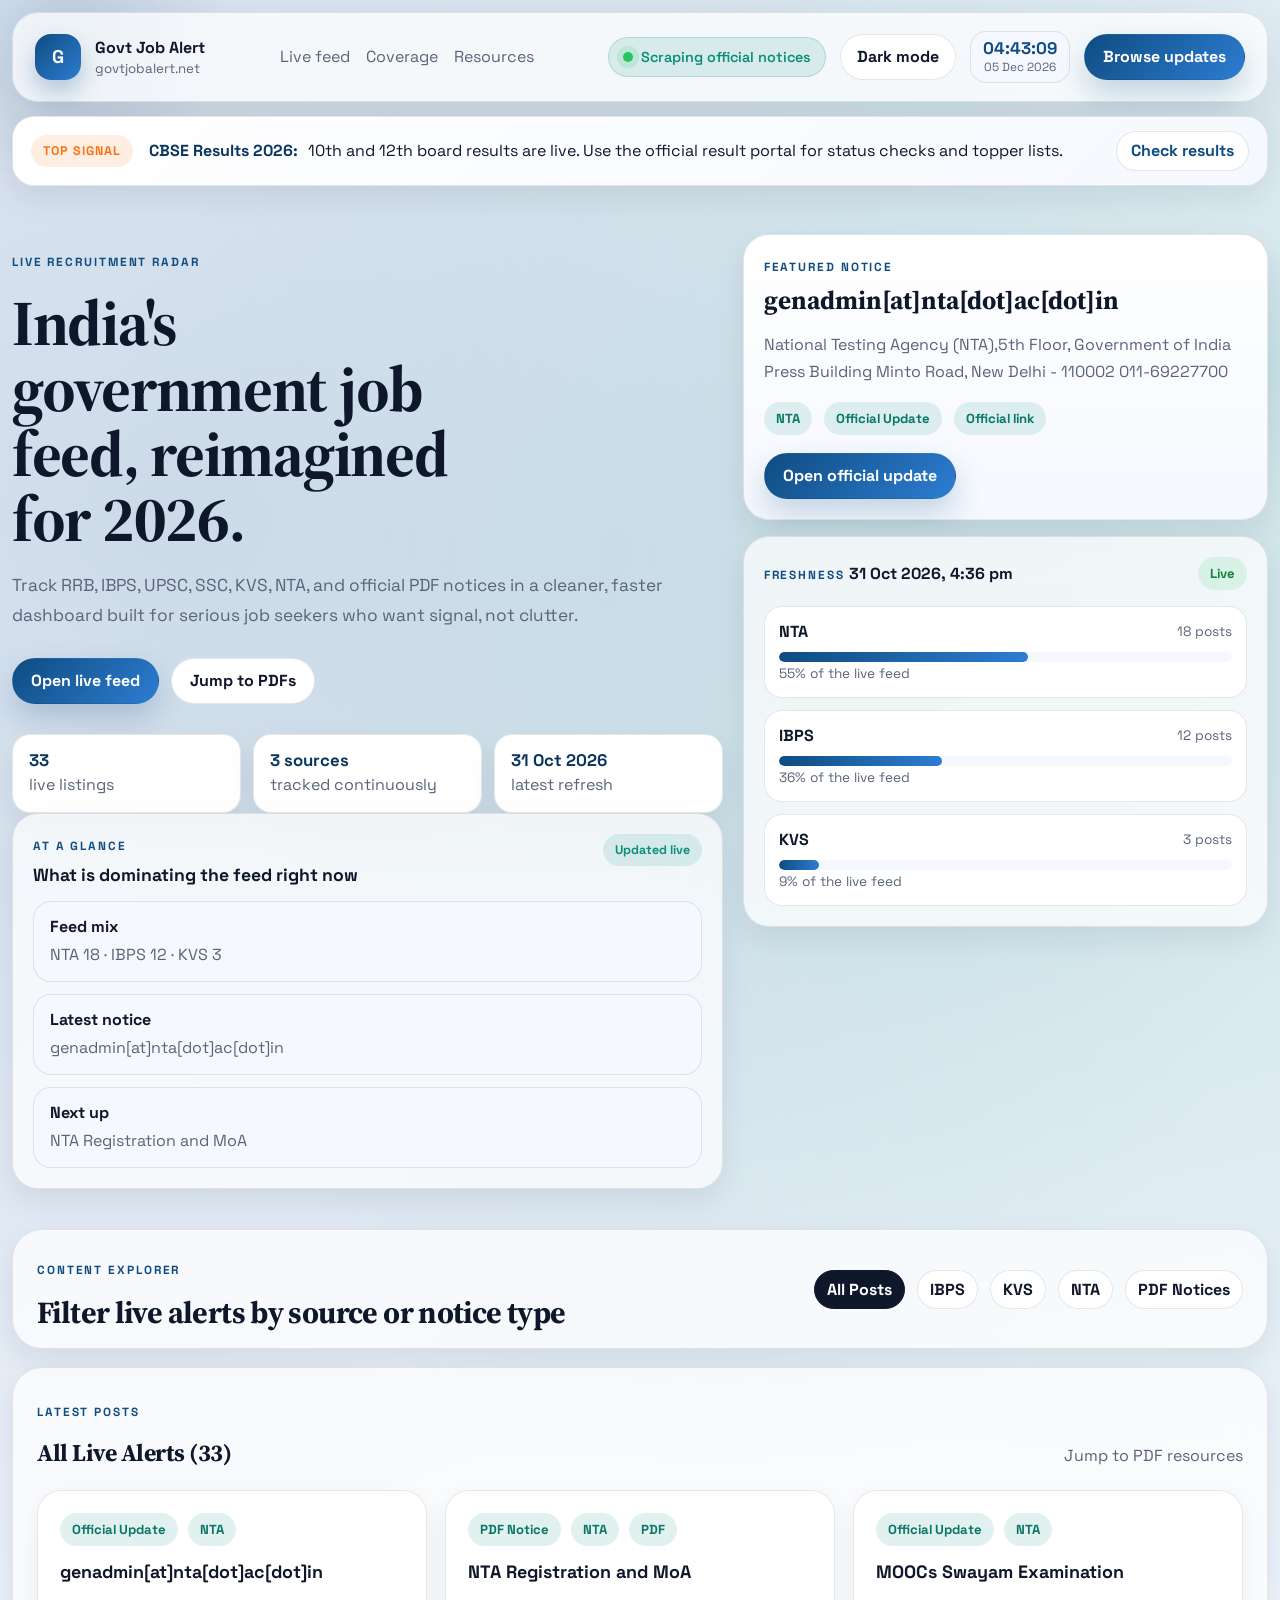
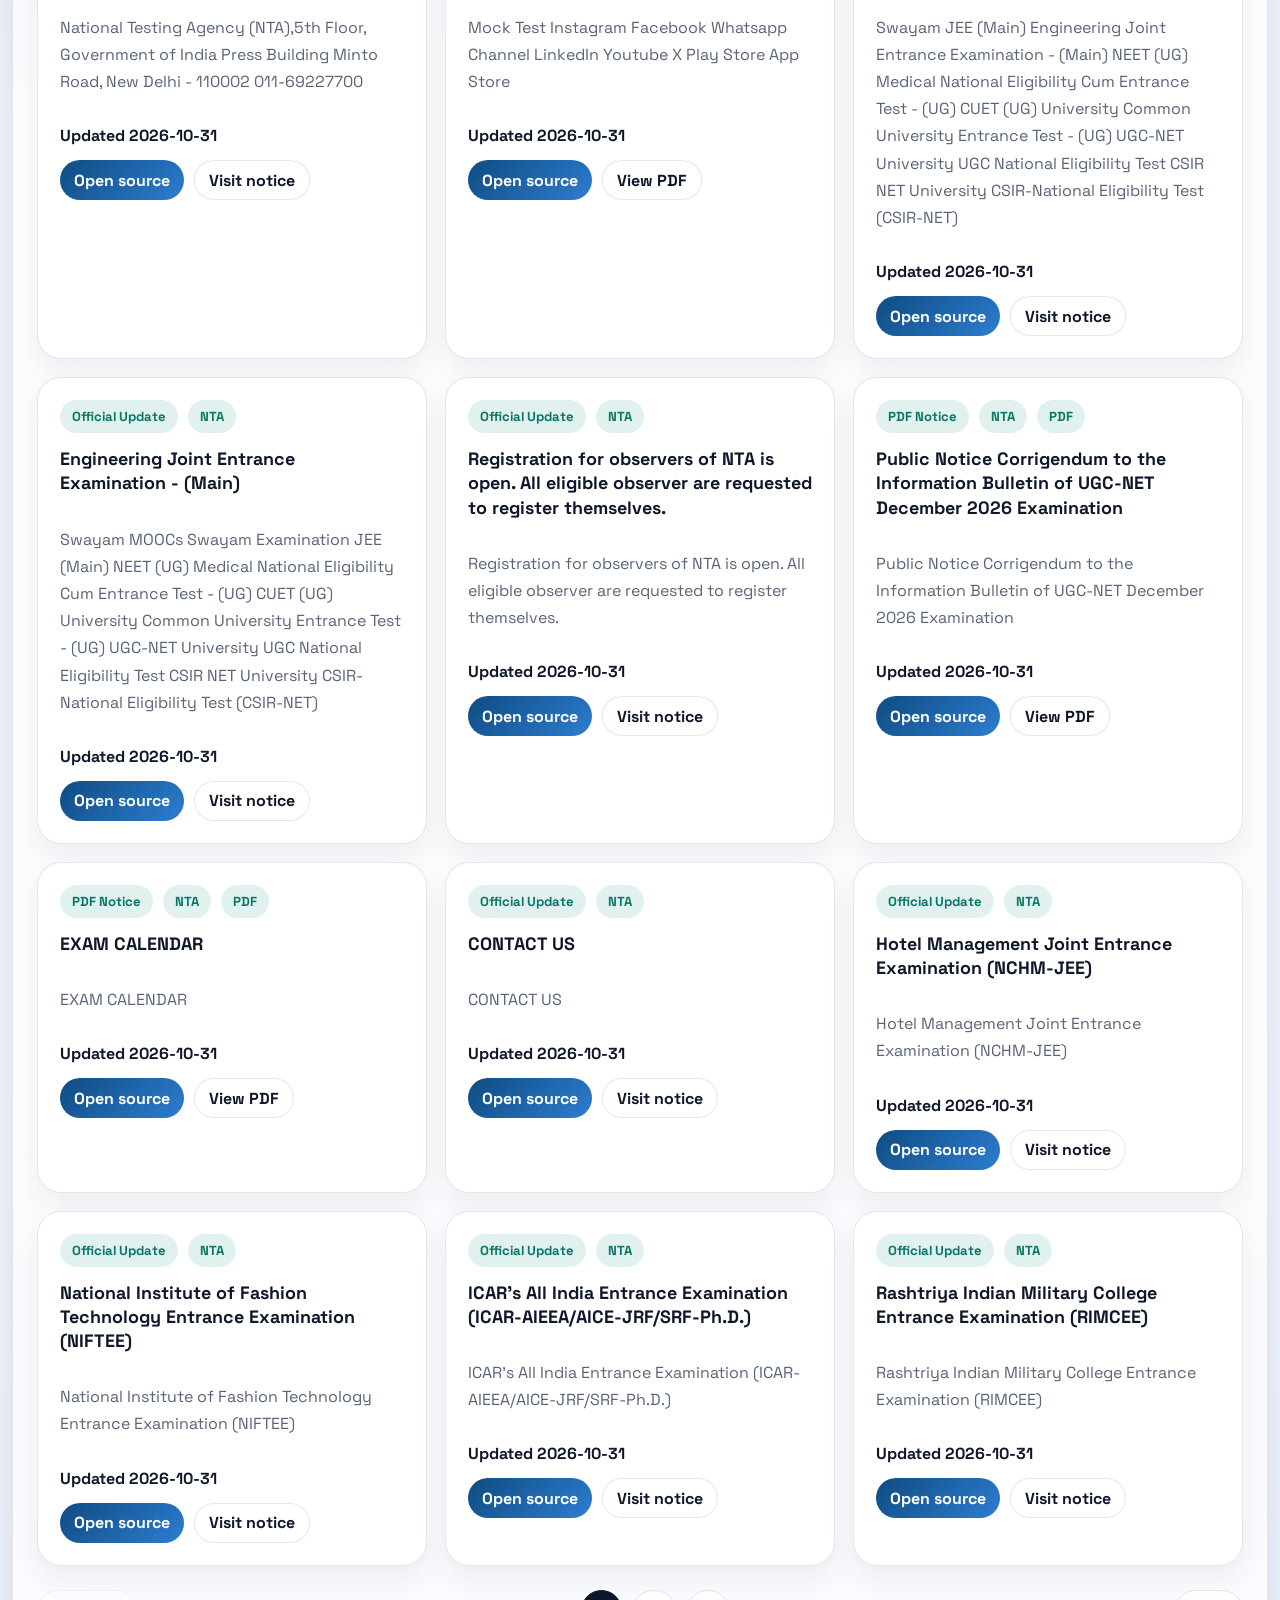
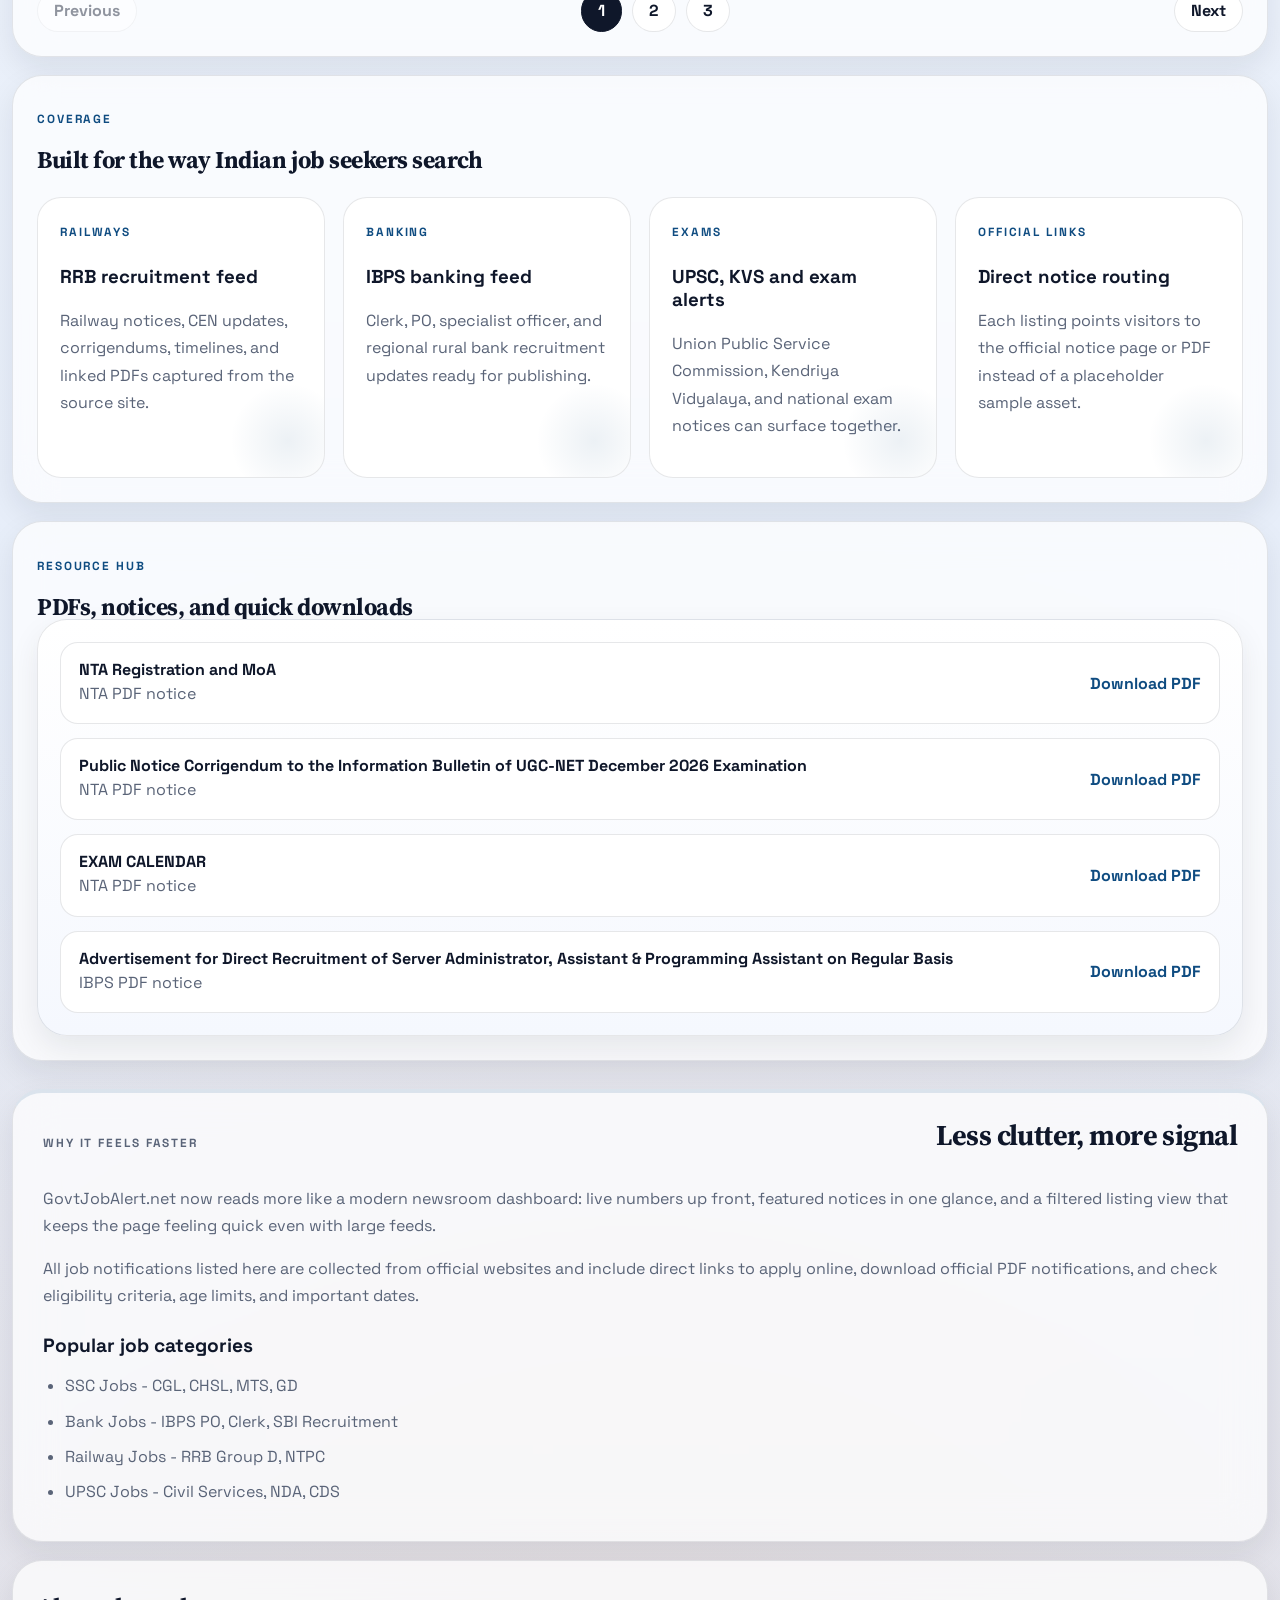
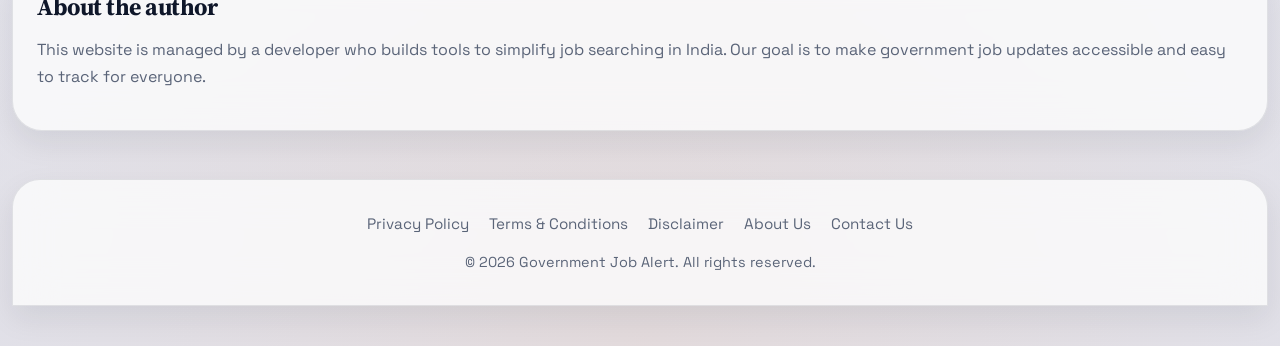
<file: index.html>
<!DOCTYPE html>
<html lang="en">
<head>
  <meta charset="UTF-8">
  <meta name="viewport" content="width=device-width, initial-scale=1.0">
  <title>Govt Job Alert | Live Government Recruitment Updates</title>
  <meta
    name="description"
    content="Live government job alert website powered by your scraper, with official recruitment updates, PDF notices, and source-wise filtering."
  >
  <meta name="robots" content="index, follow">
  <meta name="theme-color" content="#08111f">
  <script>
    (function () {
      try {
        const storedTheme = localStorage.getItem("theme-preference");
        const prefersDark = window.matchMedia && window.matchMedia("(prefers-color-scheme: dark)").matches;
        const theme = storedTheme || (prefersDark ? "dark" : "light");
        document.documentElement.dataset.theme = theme;
      } catch (error) {
        document.documentElement.dataset.theme = "light";
      }
    })();
  </script>
  <link rel="preconnect" href="https://fonts.googleapis.com">
  <link rel="preconnect" href="https://fonts.gstatic.com" crossorigin>
  <link href="https://fonts.googleapis.com/css2?family=Space+Grotesk:wght@400;500;700&family=Source+Serif+4:wght@500;700&display=swap" rel="stylesheet">
  <link rel="stylesheet" href="styles.css">
  <script async src="https://pagead2.googlesyndication.com/pagead/js/adsbygoogle.js?client=ca-pub-2729196747281772" crossorigin="anonymous"></script>
</head>
<body>
  <div class="ambient ambient-one"></div>
  <div class="ambient ambient-two"></div>
  <div class="site-shell">
    <header class="topbar">
      <a class="brand" href="#home" aria-label="Govt Job Alert home">
        <span class="brand-mark">G</span>
        <span>
          <strong>Govt Job Alert</strong>
          <small>govtjobalert.net</small>
        </span>
      </a>

      <nav class="nav" aria-label="Primary">
        <a href="#notifications">Live feed</a>
        <a href="#categories">Coverage</a>
        <a href="#resources">Resources</a>
      </nav>

      <div class="header-right">
        <div class="status-pill">
          <span class="status-dot"></span>
          Scraping official notices
        </div>
        <button class="theme-toggle" id="themeToggle" type="button" aria-pressed="false">
          Dark mode
        </button>
        <div class="digital-clock" id="digitalClock" aria-label="Current time">
          <span class="clock-time">--:--:--</span>
          <span class="clock-date">Loading...</span>
        </div>
        <a class="nav-cta" href="#notifications">Browse updates</a>
      </div>
    </header>

    <section class="breaking-strip" aria-label="Headlines">
      <div class="breaking-badge">Top signal</div>
      <div class="breaking-copy">
        <strong>CBSE Results 2026:</strong>
        <span>10th and 12th board results are live. Use the official result portal for status checks and topper lists.</span>
      </div>
      <a href="https://cbseresults.nic.in/" class="breaking-link" target="_blank" rel="noopener">Check results</a>
    </section>

    <main id="home">
      <section class="hero">
        <div class="hero-copy">
          <p class="eyebrow">Live recruitment radar</p>
          <h1>India's government job feed, reimagined for 2026.</h1>
          <p class="hero-text">
            Track RRB, IBPS, UPSC, SSC, KVS, NTA, and official PDF notices in a cleaner, faster dashboard
            built for serious job seekers who want signal, not clutter.
          </p>

          <div class="hero-actions">
            <a class="button button-primary" href="#notifications">Open live feed</a>
            <a class="button button-secondary" href="#resources">Jump to PDFs</a>
          </div>

          <ul class="hero-stats">
            <li>
              <strong id="statsTotal">0</strong>
              <span>live listings</span>
            </li>
            <li>
              <strong id="statsSources">0 sources</strong>
              <span>tracked continuously</span>
            </li>
            <li>
              <strong id="statsUpdated">Checking now</strong>
              <span>latest refresh</span>
            </li>
          </ul>

          <div class="panel-card hero-snapshot">
            <div class="snapshot-header">
              <div>
                <span class="panel-label">At a glance</span>
                <h3>What is dominating the feed right now</h3>
              </div>
              <span class="snapshot-badge">Updated live</span>
            </div>
            <div class="snapshot-grid" id="heroSnapshot">
              <div class="snapshot-item">
                <strong>Loading</strong>
                <span>Top sources and trends will appear here.</span>
              </div>
            </div>
          </div>
        </div>

        <aside class="hero-panel" aria-label="Featured notices">
          <div class="panel-card panel-highlight">
            <span class="panel-label">Featured notice</span>
            <h2 id="featuredTitle">Latest Government Recruitment</h2>
            <p id="featuredDescription">
              Check the most recent job opening from RRB, IBPS, UPSC, SSC and other major recruitment agencies.
            </p>
            <div class="pill-row" id="featuredPills">
              <span class="pill">Refreshing</span>
            </div>
            <a class="button button-primary featured-action" id="featuredLink" href="#notifications">Open update</a>
          </div>

          <div class="panel-card metric-card">
            <div class="metric-top">
              <div>
                <span class="panel-label">Freshness</span>
                <strong id="freshnessLabel">Waiting for export</strong>
              </div>
              <span class="live-dot">Live</span>
            </div>
            <div class="source-insights" id="sourceInsights"></div>
          </div>

        </aside>
      </section>

      <section class="search-strip" aria-label="Content filters">
        <div>
          <p class="section-kicker">Content explorer</p>
          <h2>Filter live alerts by source or notice type</h2>
        </div>

        <div class="filter-group" id="filterGroup">
          <button class="filter-chip is-active" data-filter="all">All Posts</button>
          <span id="dynamicFilters"></span>
          <button class="filter-chip" data-filter="pdf">PDF Notices</button>
        </div>
      </section>

      <section class="content-section" id="notifications">
        <div class="section-heading">
          <div>
            <p class="section-kicker">Latest posts</p>
            <h2 id="listingHeading">Latest Government Job Notifications</h2>
          </div>
          <a class="text-link" href="#resources">Jump to PDF resources</a>
        </div>

        <div class="card-grid" id="listingGrid"></div>
        <div class="pagination" id="pagination" aria-label="Listing pagination"></div>
      </section>

      <section class="content-section category-band" id="categories">
        <div class="section-heading">
          <div>
            <p class="section-kicker">Coverage</p>
            <h2>Built for the way Indian job seekers search</h2>
          </div>
        </div>

        <div class="category-grid">
          <article class="category-card">
            <span class="category-kicker">Railways</span>
            <h3>RRB recruitment feed</h3>
            <p>Railway notices, CEN updates, corrigendums, timelines, and linked PDFs captured from the source site.</p>
          </article>
          <article class="category-card">
            <span class="category-kicker">Banking</span>
            <h3>IBPS banking feed</h3>
            <p>Clerk, PO, specialist officer, and regional rural bank recruitment updates ready for publishing.</p>
          </article>
          <article class="category-card">
            <span class="category-kicker">Exams</span>
            <h3>UPSC, KVS and exam alerts</h3>
            <p>Union Public Service Commission, Kendriya Vidyalaya, and national exam notices can surface together.</p>
          </article>
          <article class="category-card">
            <span class="category-kicker">Official links</span>
            <h3>Direct notice routing</h3>
            <p>Each listing points visitors to the official notice page or PDF instead of a placeholder sample asset.</p>
          </article>
        </div>
      </section>

      <section class="content-section" id="resources">
        <div class="section-heading">
          <div>
            <p class="section-kicker">Resource hub</p>
            <h2>PDFs, notices, and quick downloads</h2>
          </div>
        </div>

        <aside class="resource-panel">
          <ul class="resource-list" id="resourceList">
            <li>
              <div>
                <strong>Official PDFs and documents</strong>
                <span>Download official job notification PDFs, syllabus, exam patterns, and important guidelines.</span>
              </div>
              <a href="#notifications">View resources</a>
            </li>
          </ul>
        </aside>
      </section>

      <section class="content-block content-essay">
        <div class="essay-header">
          <p class="section-kicker">Why it feels faster</p>
          <h2>Less clutter, more signal</h2>
        </div>

        <p>
          GovtJobAlert.net now reads more like a modern newsroom dashboard: live numbers up front, featured
          notices in one glance, and a filtered listing view that keeps the page feeling quick even with large
          feeds.
        </p>

        <p>
          All job notifications listed here are collected from official websites and include direct links to
          apply online, download official PDF notifications, and check eligibility criteria, age limits, and
          important dates.
        </p>

        <h3>Popular job categories</h3>
        <ul>
          <li>SSC Jobs - CGL, CHSL, MTS, GD</li>
          <li>Bank Jobs - IBPS PO, Clerk, SBI Recruitment</li>
          <li>Railway Jobs - RRB Group D, NTPC</li>
          <li>UPSC Jobs - Civil Services, NDA, CDS</li>
        </ul>
      </section>

      <section class="content-section author-section">
        <h2>About the author</h2>
        <p>
          This website is managed by a developer who builds tools to simplify job searching in India.
          Our goal is to make government job updates accessible and easy to track for everyone.
        </p>
      </section>
    </main>

    <footer class="site-footer">
      <div class="footer-content">
        <div class="footer-links">
          <a href="privacy-policy.html">Privacy Policy</a>
          <a href="terms-conditions.html">Terms &amp; Conditions</a>
          <a href="disclaimer.html">Disclaimer</a>
          <a href="about-us.html">About Us</a>
          <a href="contact-us.html">Contact Us</a>
        </div>
        <p>&copy; 2026 Government Job Alert. All rights reserved.</p>
      </div>
    </footer>
  </div>

  <script src="jobs-data.js"></script>
  <script src="script.js"></script>
</body>
</html>
</file>
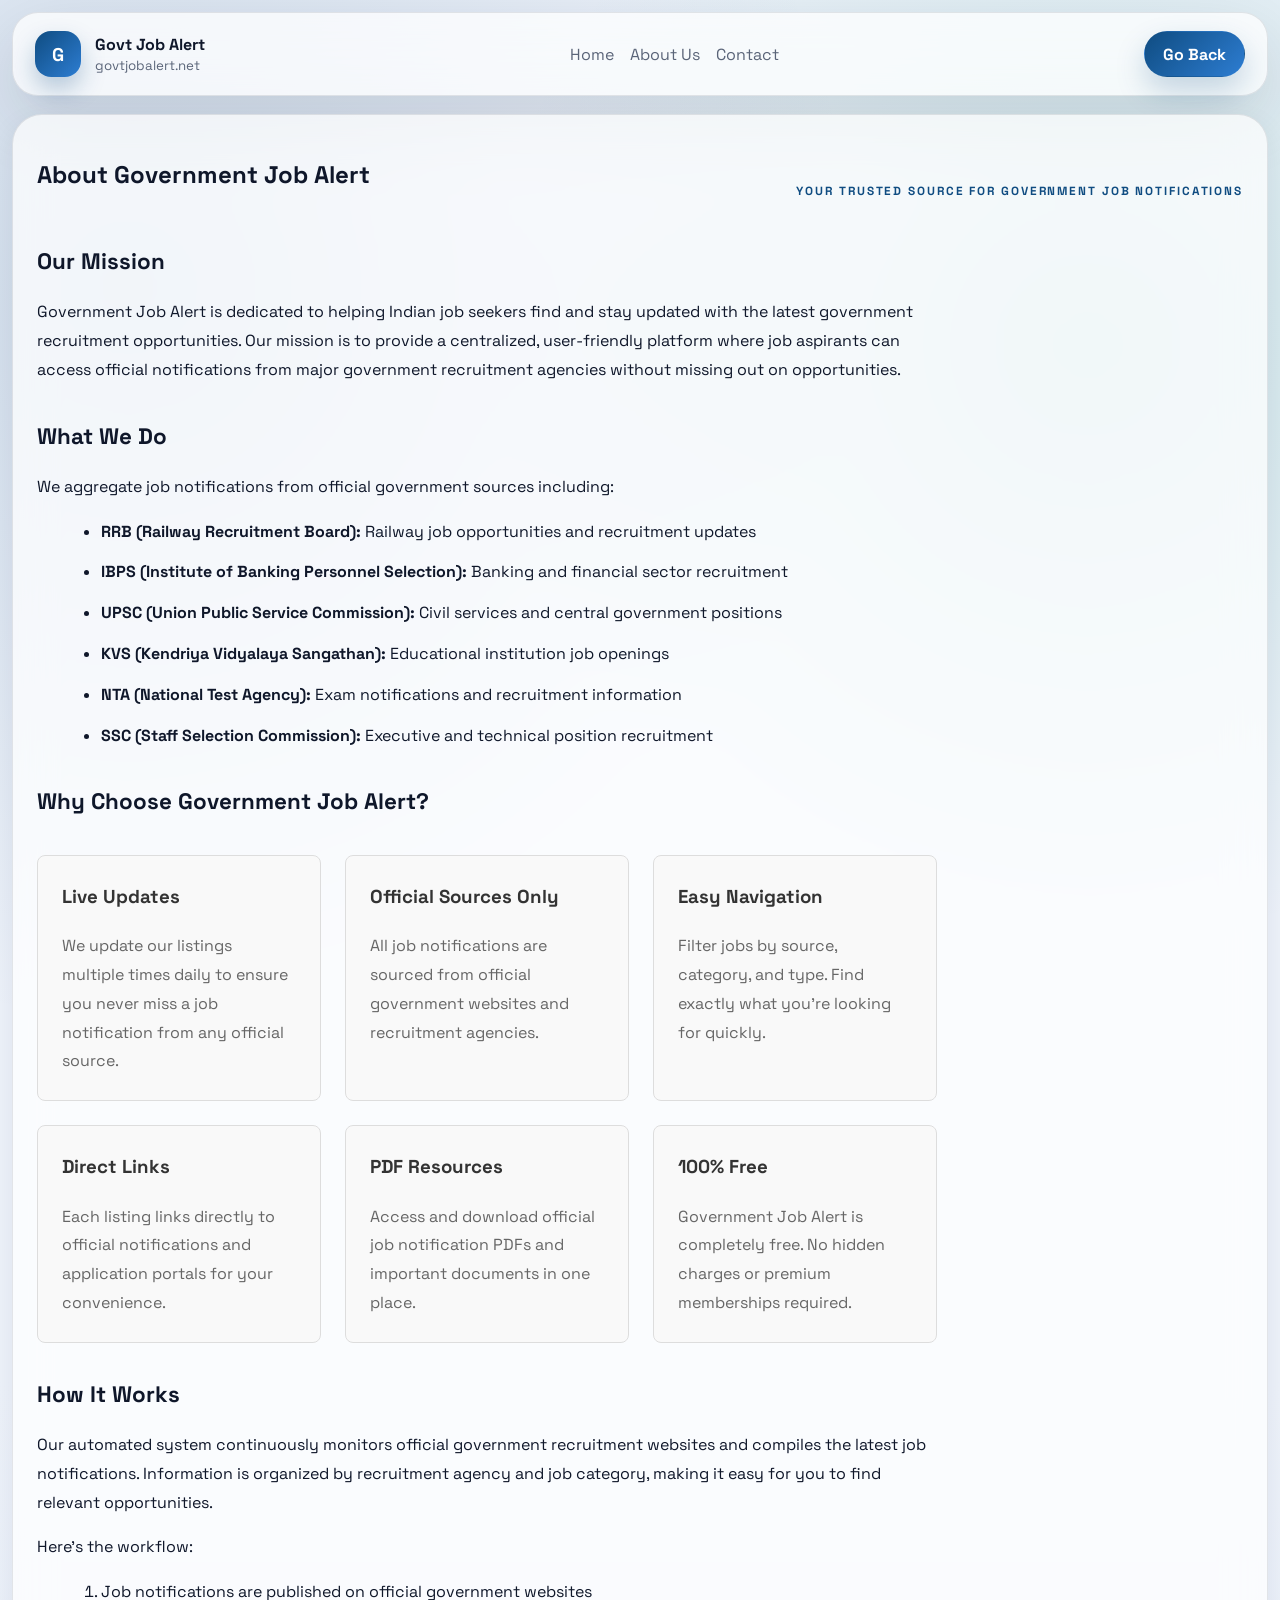
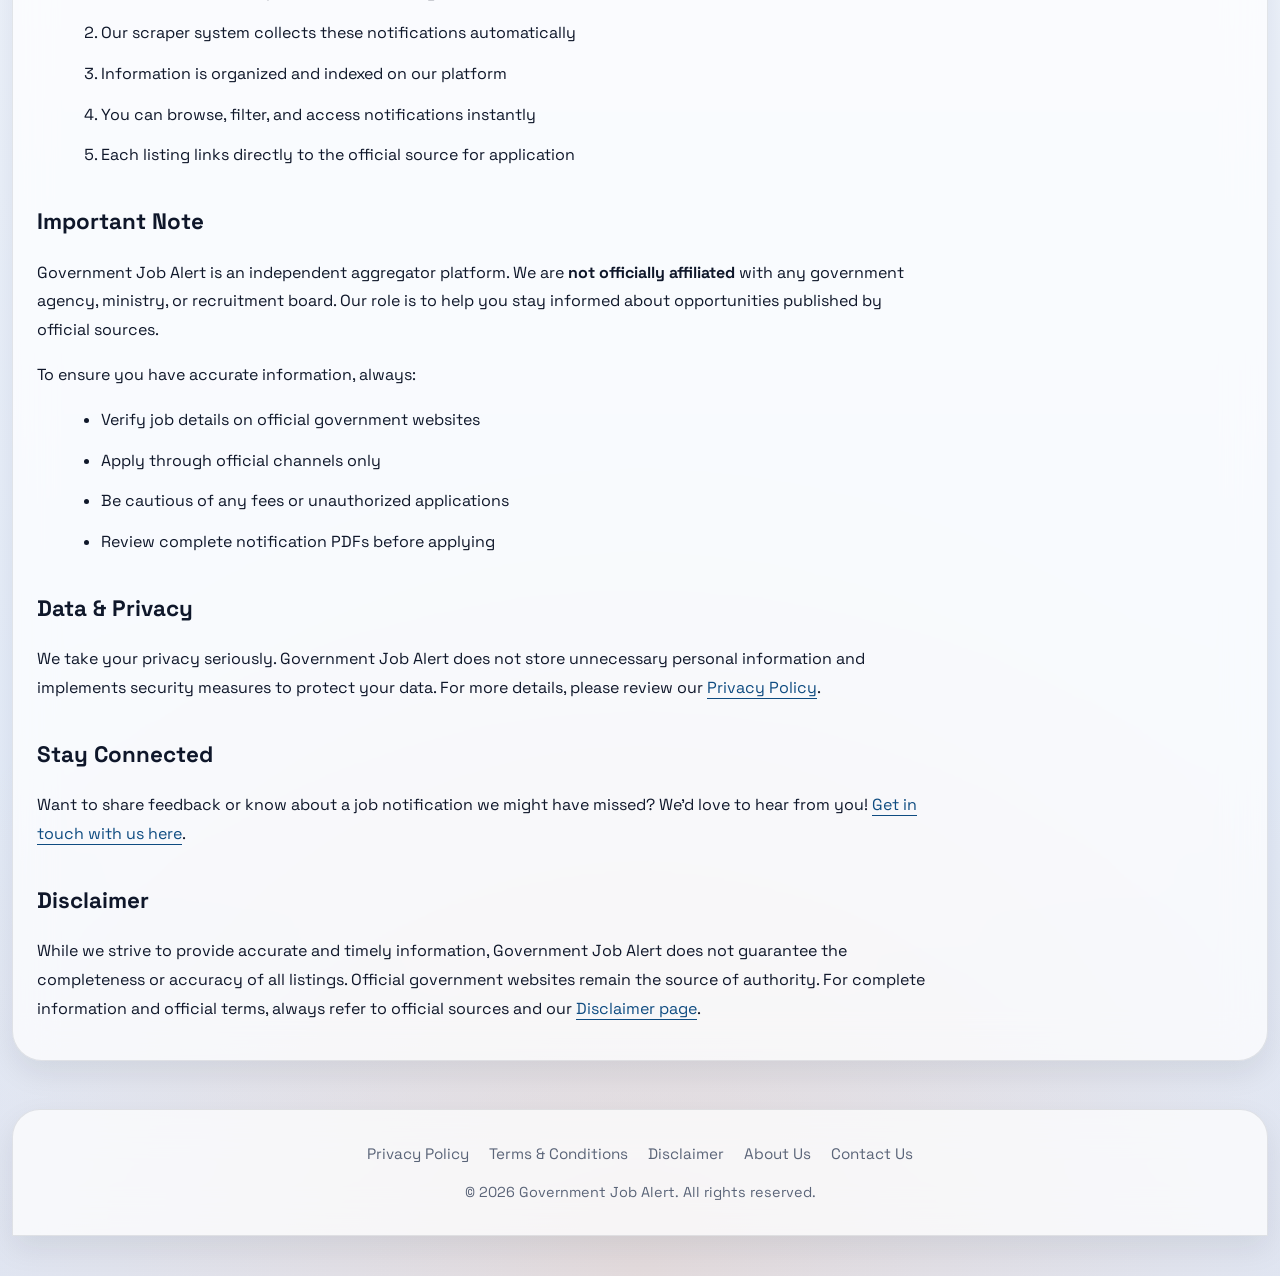
<file: about-us.html>
<!DOCTYPE html>
<html lang="en">
<head>
  <meta charset="UTF-8">
  <meta name="viewport" content="width=device-width, initial-scale=1.0">
  <title>About Us | Govt Job Alert</title>
  <meta name="description" content="About Government Job Alert - Learn about our mission and vision for helping Indian job seekers.">
  <meta name="robots" content="index, follow">
  <link rel="preconnect" href="https://fonts.googleapis.com">
  <link rel="preconnect" href="https://fonts.gstatic.com" crossorigin>
  <link href="https://fonts.googleapis.com/css2?family=Space+Grotesk:wght@400;500;700&family=Source+Serif+4:wght@500;700&display=swap" rel="stylesheet">
  <link rel="stylesheet" href="styles.css">
</head>
<body>
  <div class="site-shell">
    <header class="topbar">
      <a class="brand" href="index.html">
        <span class="brand-mark">G</span>
        <span>
          <strong>Govt Job Alert</strong>
          <small>govtjobalert.net</small>
        </span>
      </a>

      <nav class="nav">
        <a href="index.html">Home</a>
        <a href="about-us.html">About Us</a>
        <a href="contact-us.html">Contact</a>
      </nav>

      <a class="nav-cta" href="index.html">Go Back</a>
    </header>

    <main>
      <section class="content-section">
        <div class="section-heading">
          <h1>About Government Job Alert</h1>
          <p class="section-kicker">Your trusted source for government job notifications</p>
        </div>

        <article class="about-content">
          <h2>Our Mission</h2>
          <p>Government Job Alert is dedicated to helping Indian job seekers find and stay updated with the latest government recruitment opportunities. Our mission is to provide a centralized, user-friendly platform where job aspirants can access official notifications from major government recruitment agencies without missing out on opportunities.</p>

          <h2>What We Do</h2>
          <p>We aggregate job notifications from official government sources including:</p>
          <ul>
            <li><strong>RRB (Railway Recruitment Board):</strong> Railway job opportunities and recruitment updates</li>
            <li><strong>IBPS (Institute of Banking Personnel Selection):</strong> Banking and financial sector recruitment</li>
            <li><strong>UPSC (Union Public Service Commission):</strong> Civil services and central government positions</li>
            <li><strong>KVS (Kendriya Vidyalaya Sangathan):</strong> Educational institution job openings</li>
            <li><strong>NTA (National Test Agency):</strong> Exam notifications and recruitment information</li>
            <li><strong>SSC (Staff Selection Commission):</strong> Executive and technical position recruitment</li>
          </ul>

          <h2>Why Choose Government Job Alert?</h2>
          <div class="features-grid">
            <div class="feature-item">
              <h3>Live Updates</h3>
              <p>We update our listings multiple times daily to ensure you never miss a job notification from any official source.</p>
            </div>

            <div class="feature-item">
              <h3>Official Sources Only</h3>
              <p>All job notifications are sourced from official government websites and recruitment agencies.</p>
            </div>

            <div class="feature-item">
              <h3>Easy Navigation</h3>
              <p>Filter jobs by source, category, and type. Find exactly what you're looking for quickly.</p>
            </div>

            <div class="feature-item">
              <h3>Direct Links</h3>
              <p>Each listing links directly to official notifications and application portals for your convenience.</p>
            </div>

            <div class="feature-item">
              <h3>PDF Resources</h3>
              <p>Access and download official job notification PDFs and important documents in one place.</p>
            </div>

            <div class="feature-item">
              <h3>100% Free</h3>
              <p>Government Job Alert is completely free. No hidden charges or premium memberships required.</p>
            </div>
          </div>

          <h2>How It Works</h2>
          <p>Our automated system continuously monitors official government recruitment websites and compiles the latest job notifications. Information is organized by recruitment agency and job category, making it easy for you to find relevant opportunities.</p>
          <p>Here's the workflow:</p>
          <ol>
            <li>Job notifications are published on official government websites</li>
            <li>Our scraper system collects these notifications automatically</li>
            <li>Information is organized and indexed on our platform</li>
            <li>You can browse, filter, and access notifications instantly</li>
            <li>Each listing links directly to the official source for application</li>
          </ol>

          <h2>Important Note</h2>
          <p>Government Job Alert is an independent aggregator platform. We are <strong>not officially affiliated</strong> with any government agency, ministry, or recruitment board. Our role is to help you stay informed about opportunities published by official sources.</p>
          <p>To ensure you have accurate information, always:</p>
          <ul>
            <li>Verify job details on official government websites</li>
            <li>Apply through official channels only</li>
            <li>Be cautious of any fees or unauthorized applications</li>
            <li>Review complete notification PDFs before applying</li>
          </ul>

          <h2>Data & Privacy</h2>
          <p>We take your privacy seriously. Government Job Alert does not store unnecessary personal information and implements security measures to protect your data. For more details, please review our <a href="privacy-policy.html">Privacy Policy</a>.</p>

          <h2>Stay Connected</h2>
          <p>Want to share feedback or know about a job notification we might have missed? We'd love to hear from you! <a href="contact-us.html">Get in touch with us here</a>.</p>

          <h2>Disclaimer</h2>
          <p>While we strive to provide accurate and timely information, Government Job Alert does not guarantee the completeness or accuracy of all listings. Official government websites remain the source of authority. For complete information and official terms, always refer to official sources and our <a href="disclaimer.html">Disclaimer page</a>.</p>
        </article>
      </section>
    </main>

    <footer class="site-footer">
      <div class="footer-content">
        <div class="footer-links">
          <a href="privacy-policy.html">Privacy Policy</a>
          <a href="terms-conditions.html">Terms & Conditions</a>
          <a href="disclaimer.html">Disclaimer</a>
          <a href="about-us.html">About Us</a>
          <a href="contact-us.html">Contact Us</a>
        </div>
        <p>&copy; 2026 Government Job Alert. All rights reserved.</p>
      </div>
    </footer>
  </div>

  <style>
    .features-grid {
      display: grid;
      grid-template-columns: repeat(auto-fit, minmax(250px, 1fr));
      gap: 1.5rem;
      margin: 2rem 0;
    }

    .feature-item {
      padding: 1.5rem;
      border: 1px solid #ddd;
      border-radius: 0.5rem;
      background-color: #f9f9f9;
    }

    .feature-item h3 {
      margin-top: 0;
      color: #333;
    }

    .feature-item p {
      margin: 0.5rem 0 0 0;
      color: #666;
    }
  </style>
</body>
</html>
</file>
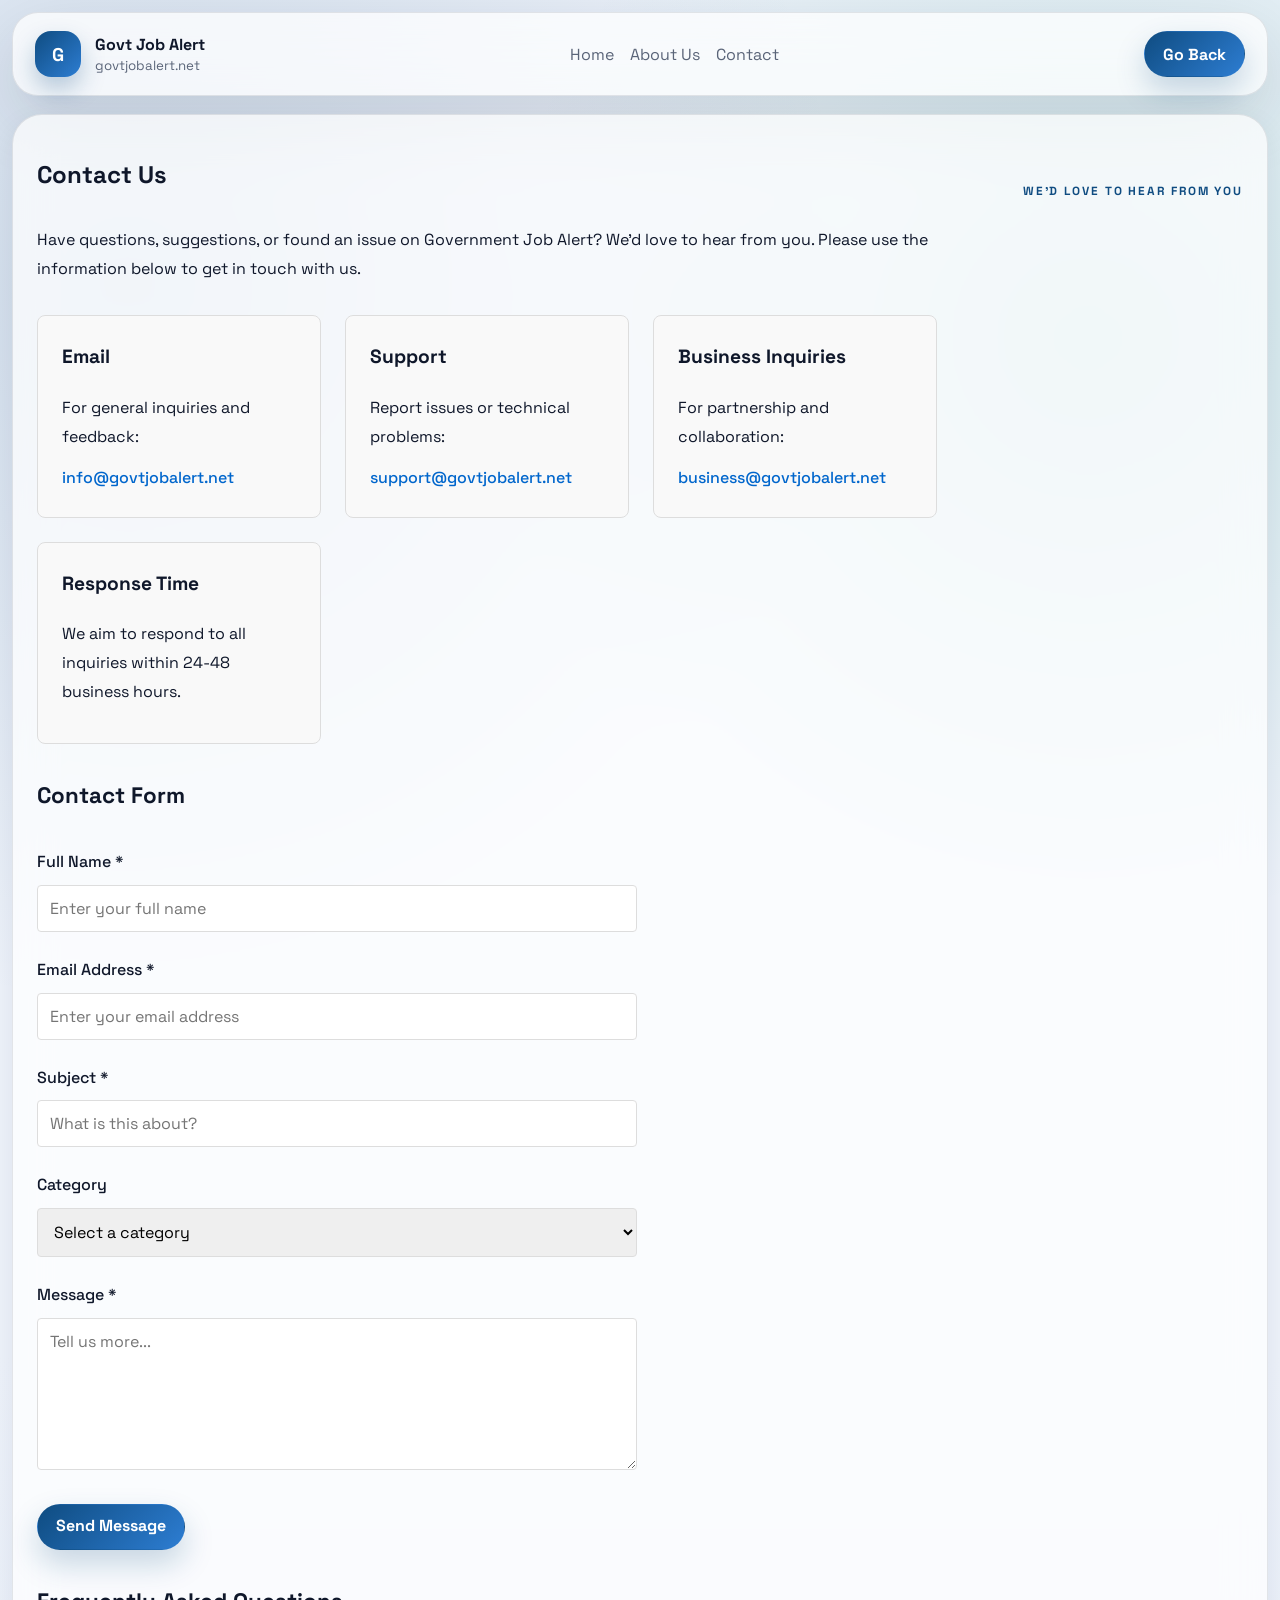
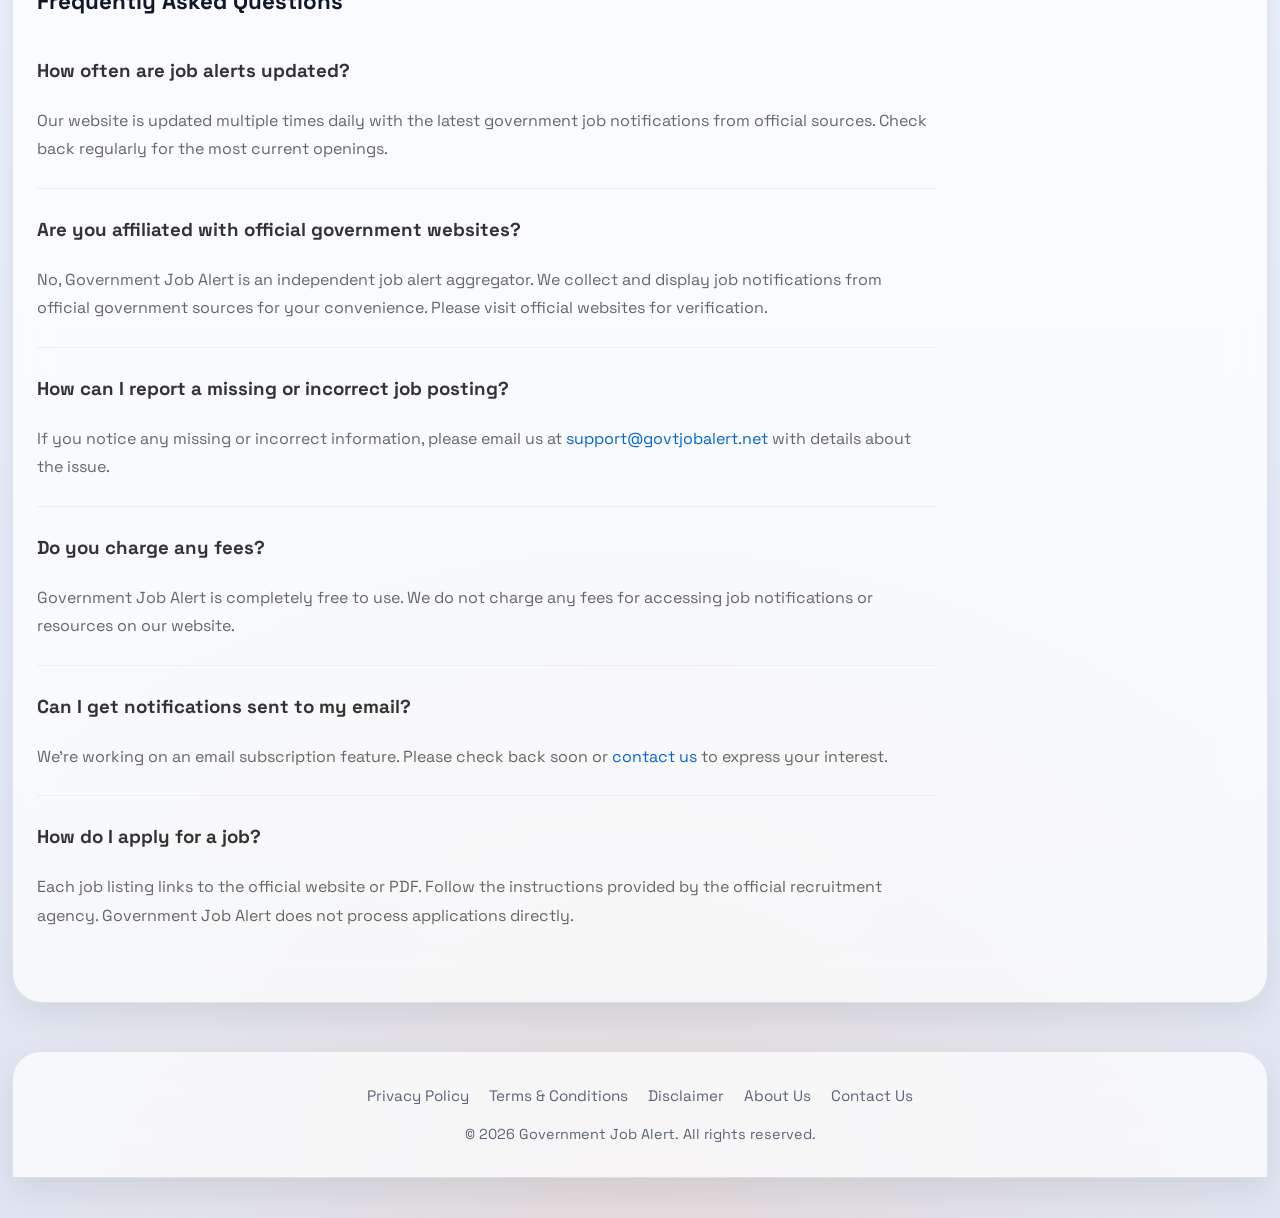
<file: contact-us.html>
<!DOCTYPE html>
<html lang="en">
<head>
  <meta charset="UTF-8">
  <meta name="viewport" content="width=device-width, initial-scale=1.0">
  <title>Contact Us | Govt Job Alert</title>
  <meta name="description" content="Contact Government Job Alert - Get in touch with our team.">
  <meta name="robots" content="index, follow">
  <link rel="preconnect" href="https://fonts.googleapis.com">
  <link rel="preconnect" href="https://fonts.gstatic.com" crossorigin>
  <link href="https://fonts.googleapis.com/css2?family=Space+Grotesk:wght@400;500;700&family=Source+Serif+4:wght@500;700&display=swap" rel="stylesheet">
  <link rel="stylesheet" href="styles.css">
</head>
<body>
  <div class="site-shell">
    <header class="topbar">
      <a class="brand" href="index.html">
        <span class="brand-mark">G</span>
        <span>
          <strong>Govt Job Alert</strong>
          <small>govtjobalert.net</small>
        </span>
      </a>

      <nav class="nav">
        <a href="index.html">Home</a>
        <a href="about-us.html">About Us</a>
        <a href="contact-us.html">Contact</a>
      </nav>

      <a class="nav-cta" href="index.html">Go Back</a>
    </header>

    <main>
      <section class="content-section">
        <div class="section-heading">
          <h1>Contact Us</h1>
          <p class="section-kicker">We'd love to hear from you</p>
        </div>

        <article class="contact-content">
          <p>Have questions, suggestions, or found an issue on Government Job Alert? We'd love to hear from you. Please use the information below to get in touch with us.</p>

          <div class="contact-grid">
            <div class="contact-card">
              <h3>Email</h3>
              <p>For general inquiries and feedback:</p>
              <a href="mailto:info@govtjobalert.net">info@govtjobalert.net</a>
            </div>

            <div class="contact-card">
              <h3>Support</h3>
              <p>Report issues or technical problems:</p>
              <a href="mailto:support@govtjobalert.net">support@govtjobalert.net</a>
            </div>

            <div class="contact-card">
              <h3>Business Inquiries</h3>
              <p>For partnership and collaboration:</p>
              <a href="mailto:business@govtjobalert.net">business@govtjobalert.net</a>
            </div>

            <div class="contact-card">
              <h3>Response Time</h3>
              <p>We aim to respond to all inquiries within 24-48 business hours.</p>
            </div>
          </div>

          <h2>Contact Form</h2>
          <form class="contact-form" method="POST" action="#">
            <div class="form-group">
              <label for="name">Full Name *</label>
              <input type="text" id="name" name="name" required placeholder="Enter your full name">
            </div>

            <div class="form-group">
              <label for="email">Email Address *</label>
              <input type="email" id="email" name="email" required placeholder="Enter your email address">
            </div>

            <div class="form-group">
              <label for="subject">Subject *</label>
              <input type="text" id="subject" name="subject" required placeholder="What is this about?">
            </div>

            <div class="form-group">
              <label for="category">Category</label>
              <select id="category" name="category">
                <option value="">Select a category</option>
                <option value="feedback">Feedback</option>
                <option value="bug">Bug Report</option>
                <option value="suggestion">Suggestion</option>
                <option value="partnership">Partnership</option>
                <option value="other">Other</option>
              </select>
            </div>

            <div class="form-group">
              <label for="message">Message *</label>
              <textarea id="message" name="message" required placeholder="Tell us more..." rows="6"></textarea>
            </div>

            <button type="submit" class="button button-primary">Send Message</button>
          </form>

          <h2>Frequently Asked Questions</h2>
          <div class="faq-section">
            <div class="faq-item">
              <h3>How often are job alerts updated?</h3>
              <p>Our website is updated multiple times daily with the latest government job notifications from official sources. Check back regularly for the most current openings.</p>
            </div>

            <div class="faq-item">
              <h3>Are you affiliated with official government websites?</h3>
              <p>No, Government Job Alert is an independent job alert aggregator. We collect and display job notifications from official government sources for your convenience. Please visit official websites for verification.</p>
            </div>

            <div class="faq-item">
              <h3>How can I report a missing or incorrect job posting?</h3>
              <p>If you notice any missing or incorrect information, please email us at <a href="mailto:support@govtjobalert.net">support@govtjobalert.net</a> with details about the issue.</p>
            </div>

            <div class="faq-item">
              <h3>Do you charge any fees?</h3>
              <p>Government Job Alert is completely free to use. We do not charge any fees for accessing job notifications or resources on our website.</p>
            </div>

            <div class="faq-item">
              <h3>Can I get notifications sent to my email?</h3>
              <p>We're working on an email subscription feature. Please check back soon or <a href="mailto:info@govtjobalert.net">contact us</a> to express your interest.</p>
            </div>

            <div class="faq-item">
              <h3>How do I apply for a job?</h3>
              <p>Each job listing links to the official website or PDF. Follow the instructions provided by the official recruitment agency. Government Job Alert does not process applications directly.</p>
            </div>
          </div>
        </article>
      </section>
    </main>

    <footer class="site-footer">
      <div class="footer-content">
        <div class="footer-links">
          <a href="privacy-policy.html">Privacy Policy</a>
          <a href="terms-conditions.html">Terms & Conditions</a>
          <a href="disclaimer.html">Disclaimer</a>
          <a href="about-us.html">About Us</a>
          <a href="contact-us.html">Contact Us</a>
        </div>
        <p>&copy; 2026 Government Job Alert. All rights reserved.</p>
      </div>
    </footer>
  </div>

  <style>
    .contact-grid {
      display: grid;
      grid-template-columns: repeat(auto-fit, minmax(250px, 1fr));
      gap: 1.5rem;
      margin: 2rem 0;
    }

    .contact-card {
      padding: 1.5rem;
      border: 1px solid #ddd;
      border-radius: 0.5rem;
      background-color: #f9f9f9;
    }

    .contact-card h3 {
      margin-top: 0;
      font-size: 1.2rem;
    }

    .contact-card a {
      color: #0066cc;
      text-decoration: none;
      font-weight: 500;
    }

    .contact-card a:hover {
      text-decoration: underline;
    }

    .contact-form {
      max-width: 600px;
      margin: 2rem 0;
    }

    .form-group {
      margin-bottom: 1.5rem;
    }

    .form-group label {
      display: block;
      margin-bottom: 0.5rem;
      font-weight: 500;
    }

    .form-group input,
    .form-group select,
    .form-group textarea {
      width: 100%;
      padding: 0.75rem;
      border: 1px solid #ddd;
      border-radius: 0.25rem;
      font-family: inherit;
      font-size: inherit;
    }

    .form-group input:focus,
    .form-group select:focus,
    .form-group textarea:focus {
      outline: none;
      border-color: #0066cc;
      box-shadow: 0 0 0 3px rgba(0, 102, 204, 0.1);
    }

    .faq-section {
      margin-top: 2rem;
    }

    .faq-item {
      margin-bottom: 1.5rem;
      padding-bottom: 1.5rem;
      border-bottom: 1px solid #eee;
    }

    .faq-item:last-child {
      border-bottom: none;
    }

    .faq-item h3 {
      margin-top: 0;
      color: #333;
    }

    .faq-item p {
      margin: 0.5rem 0 0 0;
      color: #666;
    }

    .faq-item a {
      color: #0066cc;
      text-decoration: none;
    }

    .faq-item a:hover {
      text-decoration: underline;
    }
  </style>
</body>
</html>
</file>
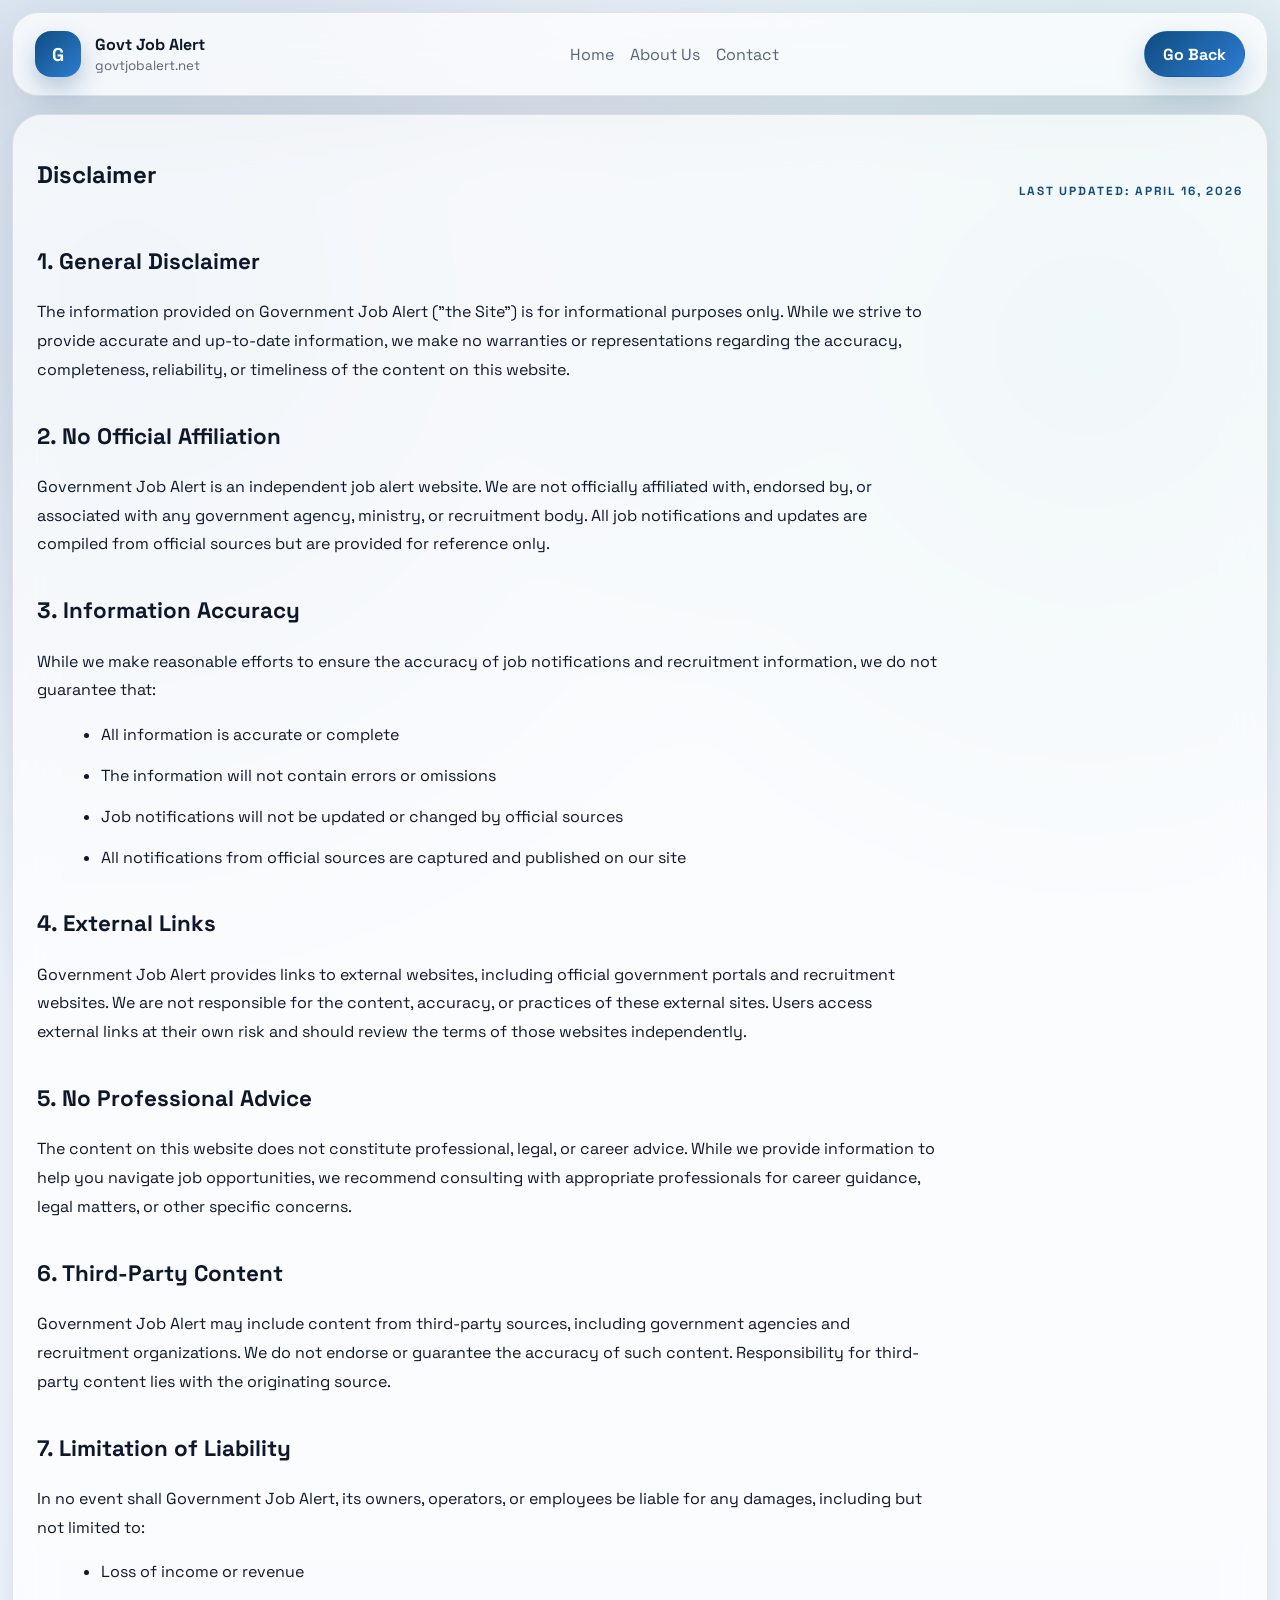
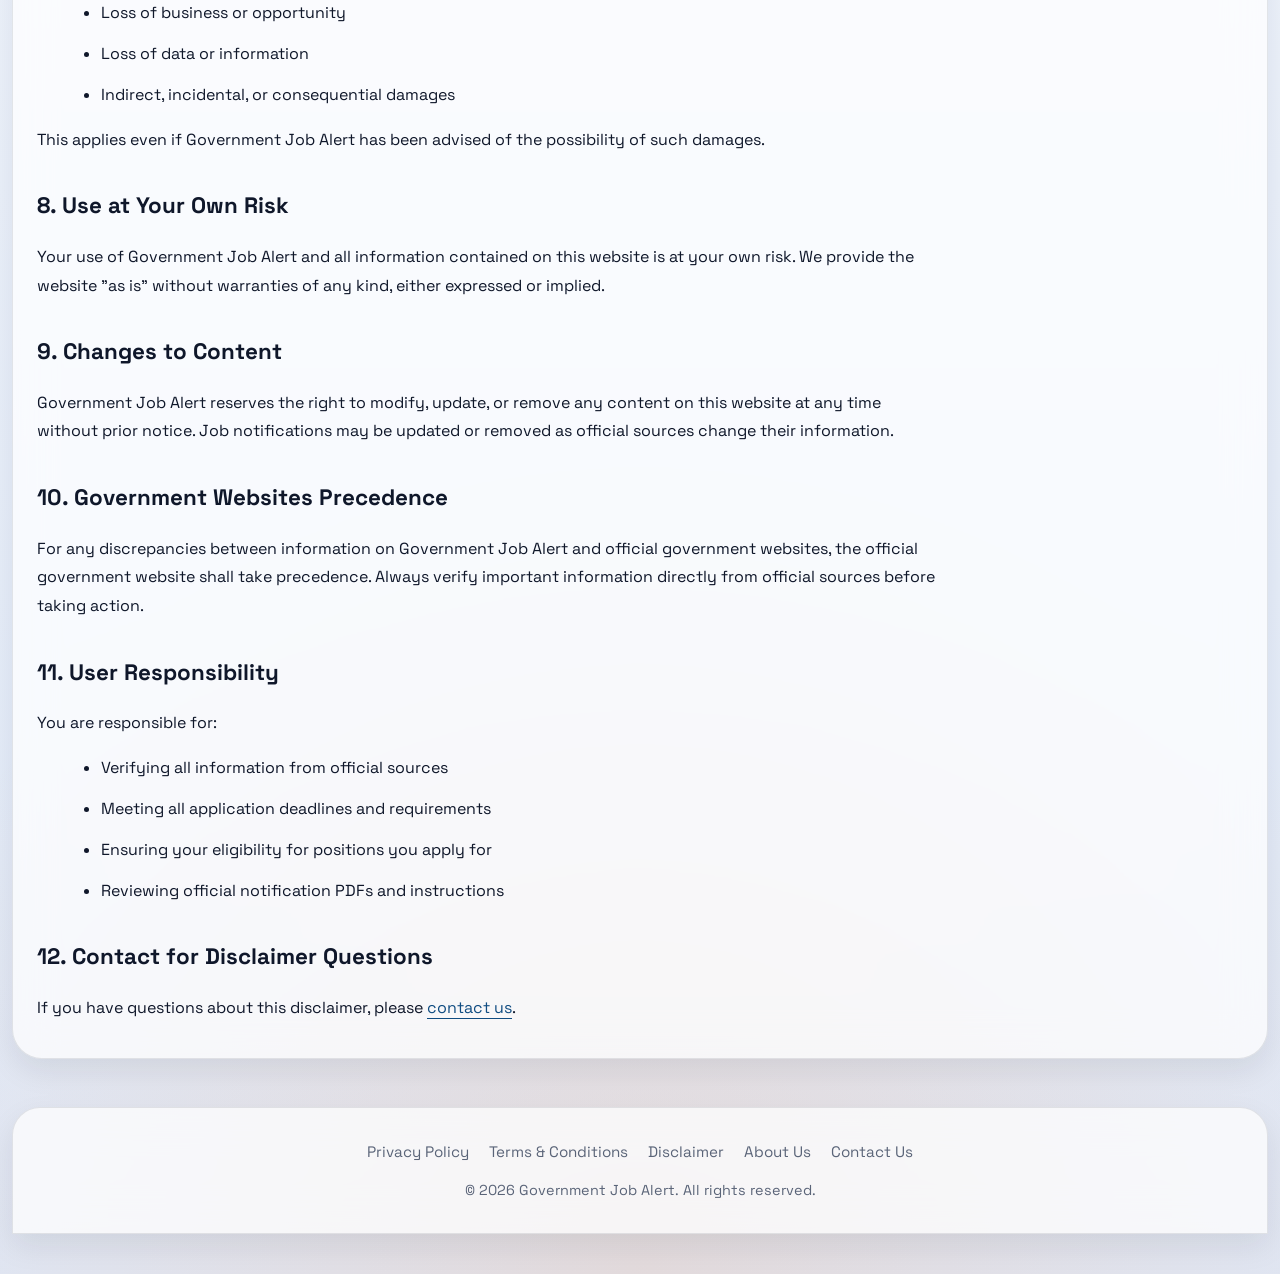
<file: disclaimer.html>
<!DOCTYPE html>
<html lang="en">
<head>
  <meta charset="UTF-8">
  <meta name="viewport" content="width=device-width, initial-scale=1.0">
  <title>Disclaimer | Govt Job Alert</title>
  <meta name="description" content="Disclaimer for Government Job Alert - Important legal information.">
  <meta name="robots" content="index, follow">
  <link rel="preconnect" href="https://fonts.googleapis.com">
  <link rel="preconnect" href="https://fonts.gstatic.com" crossorigin>
  <link href="https://fonts.googleapis.com/css2?family=Space+Grotesk:wght@400;500;700&family=Source+Serif+4:wght@500;700&display=swap" rel="stylesheet">
  <link rel="stylesheet" href="styles.css">
</head>
<body>
  <div class="site-shell">
    <header class="topbar">
      <a class="brand" href="index.html">
        <span class="brand-mark">G</span>
        <span>
          <strong>Govt Job Alert</strong>
          <small>govtjobalert.net</small>
        </span>
      </a>

      <nav class="nav">
        <a href="index.html">Home</a>
        <a href="about-us.html">About Us</a>
        <a href="contact-us.html">Contact</a>
      </nav>

      <a class="nav-cta" href="index.html">Go Back</a>
    </header>

    <main>
      <section class="content-section">
        <div class="section-heading">
          <h1>Disclaimer</h1>
          <p class="section-kicker">Last Updated: April 16, 2026</p>
        </div>

        <article class="policy-content">
          <h2>1. General Disclaimer</h2>
          <p>The information provided on Government Job Alert ("the Site") is for informational purposes only. While we strive to provide accurate and up-to-date information, we make no warranties or representations regarding the accuracy, completeness, reliability, or timeliness of the content on this website.</p>

          <h2>2. No Official Affiliation</h2>
          <p>Government Job Alert is an independent job alert website. We are not officially affiliated with, endorsed by, or associated with any government agency, ministry, or recruitment body. All job notifications and updates are compiled from official sources but are provided for reference only.</p>

          <h2>3. Information Accuracy</h2>
          <p>While we make reasonable efforts to ensure the accuracy of job notifications and recruitment information, we do not guarantee that:</p>
          <ul>
            <li>All information is accurate or complete</li>
            <li>The information will not contain errors or omissions</li>
            <li>Job notifications will not be updated or changed by official sources</li>
            <li>All notifications from official sources are captured and published on our site</li>
          </ul>

          <h2>4. External Links</h2>
          <p>Government Job Alert provides links to external websites, including official government portals and recruitment websites. We are not responsible for the content, accuracy, or practices of these external sites. Users access external links at their own risk and should review the terms of those websites independently.</p>

          <h2>5. No Professional Advice</h2>
          <p>The content on this website does not constitute professional, legal, or career advice. While we provide information to help you navigate job opportunities, we recommend consulting with appropriate professionals for career guidance, legal matters, or other specific concerns.</p>

          <h2>6. Third-Party Content</h2>
          <p>Government Job Alert may include content from third-party sources, including government agencies and recruitment organizations. We do not endorse or guarantee the accuracy of such content. Responsibility for third-party content lies with the originating source.</p>

          <h2>7. Limitation of Liability</h2>
          <p>In no event shall Government Job Alert, its owners, operators, or employees be liable for any damages, including but not limited to:</p>
          <ul>
            <li>Loss of income or revenue</li>
            <li>Loss of business or opportunity</li>
            <li>Loss of data or information</li>
            <li>Indirect, incidental, or consequential damages</li>
          </ul>
          <p>This applies even if Government Job Alert has been advised of the possibility of such damages.</p>

          <h2>8. Use at Your Own Risk</h2>
          <p>Your use of Government Job Alert and all information contained on this website is at your own risk. We provide the website "as is" without warranties of any kind, either expressed or implied.</p>

          <h2>9. Changes to Content</h2>
          <p>Government Job Alert reserves the right to modify, update, or remove any content on this website at any time without prior notice. Job notifications may be updated or removed as official sources change their information.</p>

          <h2>10. Government Websites Precedence</h2>
          <p>For any discrepancies between information on Government Job Alert and official government websites, the official government website shall take precedence. Always verify important information directly from official sources before taking action.</p>

          <h2>11. User Responsibility</h2>
          <p>You are responsible for:</p>
          <ul>
            <li>Verifying all information from official sources</li>
            <li>Meeting all application deadlines and requirements</li>
            <li>Ensuring your eligibility for positions you apply for</li>
            <li>Reviewing official notification PDFs and instructions</li>
          </ul>

          <h2>12. Contact for Disclaimer Questions</h2>
          <p>If you have questions about this disclaimer, please <a href="contact-us.html">contact us</a>.</p>
        </article>
      </section>
    </main>

    <footer class="site-footer">
      <div class="footer-content">
        <div class="footer-links">
          <a href="privacy-policy.html">Privacy Policy</a>
          <a href="terms-conditions.html">Terms & Conditions</a>
          <a href="disclaimer.html">Disclaimer</a>
          <a href="about-us.html">About Us</a>
          <a href="contact-us.html">Contact Us</a>
        </div>
        <p>&copy; 2026 Government Job Alert. All rights reserved.</p>
      </div>
    </footer>
  </div>
</body>
</html>
</file>
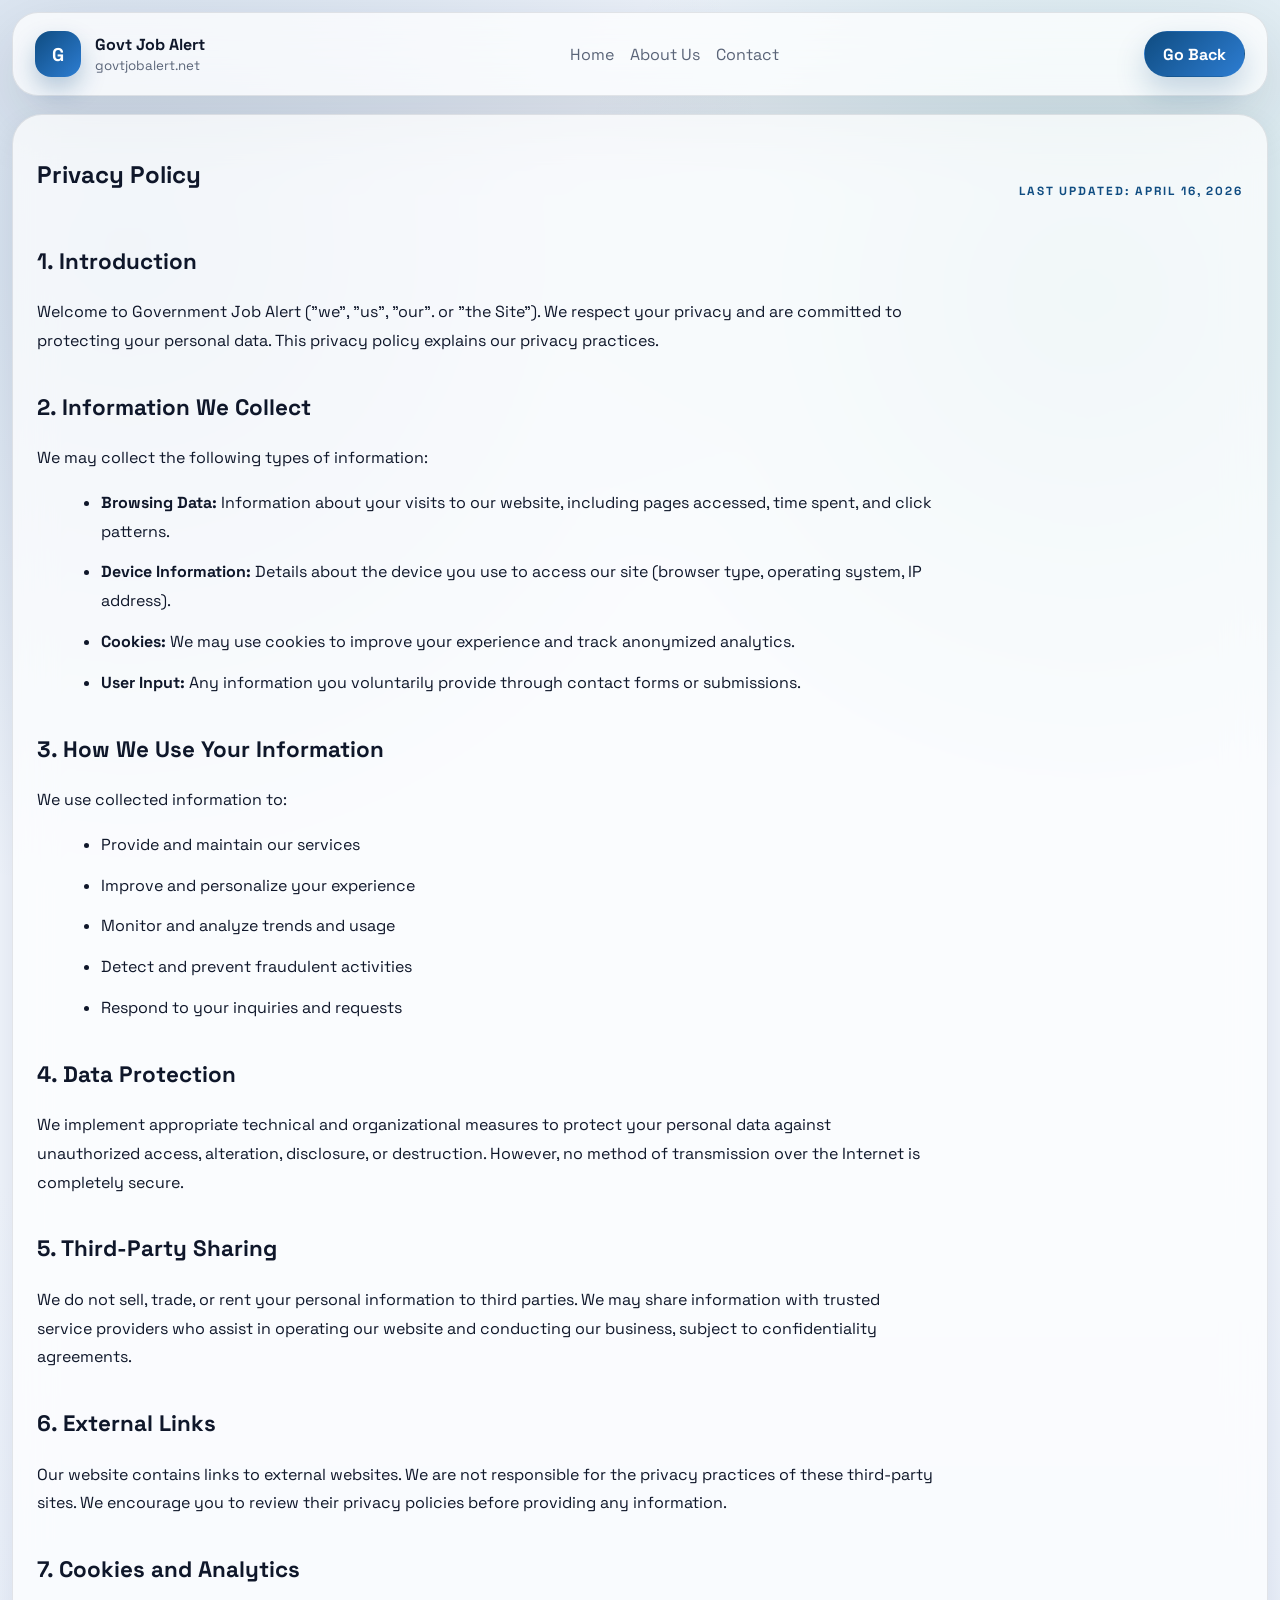
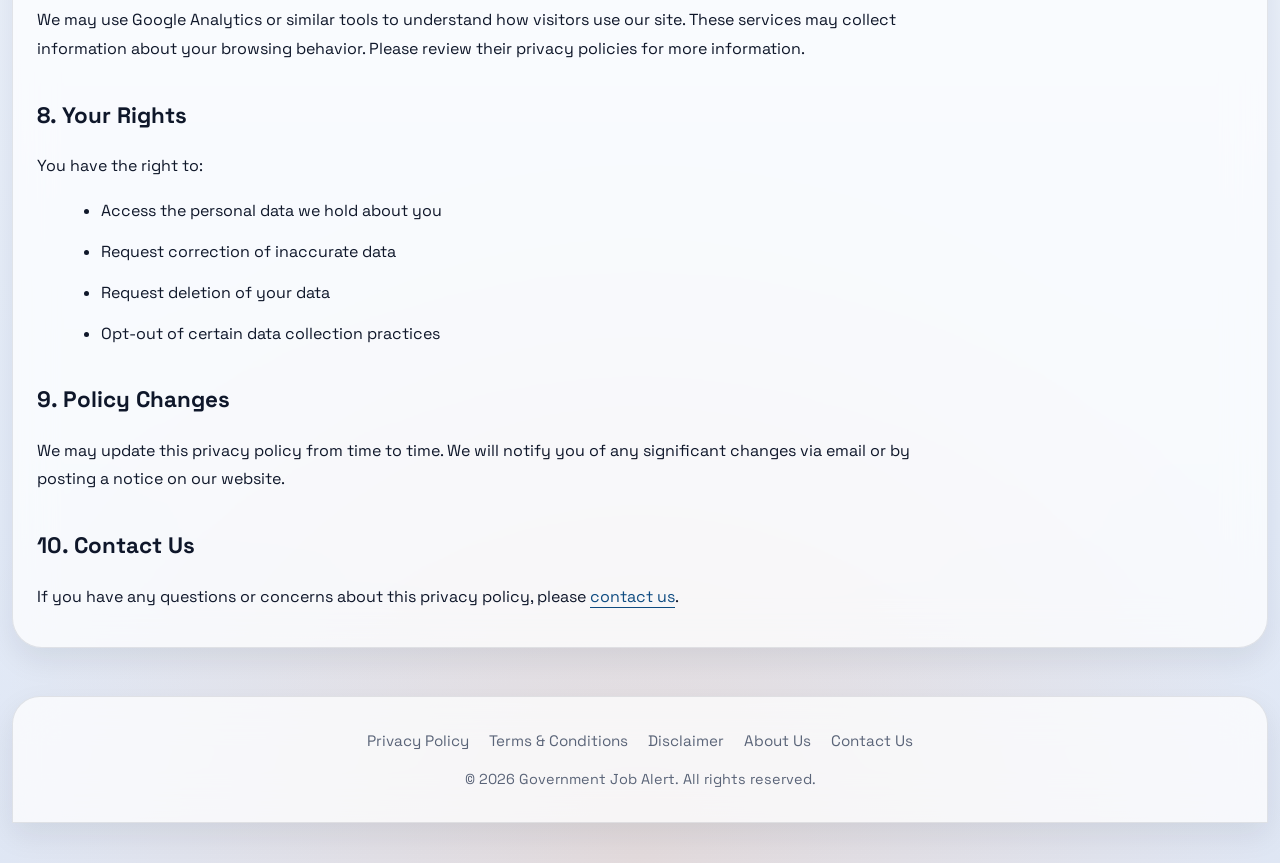
<file: privacy-policy.html>
<!DOCTYPE html>
<html lang="en">
<head>
  <meta charset="UTF-8">
  <meta name="viewport" content="width=device-width, initial-scale=1.0">
  <title>Privacy Policy | Govt Job Alert</title>
  <meta name="description" content="Privacy Policy for Government Job Alert - Learn how we protect your data and privacy.">
  <meta name="robots" content="index, follow">
  <link rel="preconnect" href="https://fonts.googleapis.com">
  <link rel="preconnect" href="https://fonts.gstatic.com" crossorigin>
  <link href="https://fonts.googleapis.com/css2?family=Space+Grotesk:wght@400;500;700&family=Source+Serif+4:wght@500;700&display=swap" rel="stylesheet">
  <link rel="stylesheet" href="styles.css">
</head>
<body>
  <div class="site-shell">
    <header class="topbar">
      <a class="brand" href="index.html">
        <span class="brand-mark">G</span>
        <span>
          <strong>Govt Job Alert</strong>
          <small>govtjobalert.net</small>
        </span>
      </a>

      <nav class="nav">
        <a href="index.html">Home</a>
        <a href="about-us.html">About Us</a>
        <a href="contact-us.html">Contact</a>
      </nav>

      <a class="nav-cta" href="index.html">Go Back</a>
    </header>

    <main>
      <section class="content-section">
        <div class="section-heading">
          <h1>Privacy Policy</h1>
          <p class="section-kicker">Last Updated: April 16, 2026</p>
        </div>

        <article class="policy-content">
          <h2>1. Introduction</h2>
          <p>Welcome to Government Job Alert ("we", "us", "our". or "the Site"). We respect your privacy and are committed to protecting your personal data. This privacy policy explains our privacy practices.</p>

          <h2>2. Information We Collect</h2>
          <p>We may collect the following types of information:</p>
          <ul>
            <li><strong>Browsing Data:</strong> Information about your visits to our website, including pages accessed, time spent, and click patterns.</li>
            <li><strong>Device Information:</strong> Details about the device you use to access our site (browser type, operating system, IP address).</li>
            <li><strong>Cookies:</strong> We may use cookies to improve your experience and track anonymized analytics.</li>
            <li><strong>User Input:</strong> Any information you voluntarily provide through contact forms or submissions.</li>
          </ul>

          <h2>3. How We Use Your Information</h2>
          <p>We use collected information to:</p>
          <ul>
            <li>Provide and maintain our services</li>
            <li>Improve and personalize your experience</li>
            <li>Monitor and analyze trends and usage</li>
            <li>Detect and prevent fraudulent activities</li>
            <li>Respond to your inquiries and requests</li>
          </ul>

          <h2>4. Data Protection</h2>
          <p>We implement appropriate technical and organizational measures to protect your personal data against unauthorized access, alteration, disclosure, or destruction. However, no method of transmission over the Internet is completely secure.</p>

          <h2>5. Third-Party Sharing</h2>
          <p>We do not sell, trade, or rent your personal information to third parties. We may share information with trusted service providers who assist in operating our website and conducting our business, subject to confidentiality agreements.</p>

          <h2>6. External Links</h2>
          <p>Our website contains links to external websites. We are not responsible for the privacy practices of these third-party sites. We encourage you to review their privacy policies before providing any information.</p>

          <h2>7. Cookies and Analytics</h2>
          <p>We may use Google Analytics or similar tools to understand how visitors use our site. These services may collect information about your browsing behavior. Please review their privacy policies for more information.</p>

          <h2>8. Your Rights</h2>
          <p>You have the right to:</p>
          <ul>
            <li>Access the personal data we hold about you</li>
            <li>Request correction of inaccurate data</li>
            <li>Request deletion of your data</li>
            <li>Opt-out of certain data collection practices</li>
          </ul>

          <h2>9. Policy Changes</h2>
          <p>We may update this privacy policy from time to time. We will notify you of any significant changes via email or by posting a notice on our website.</p>

          <h2>10. Contact Us</h2>
          <p>If you have any questions or concerns about this privacy policy, please <a href="contact-us.html">contact us</a>.</p>
        </article>
      </section>
    </main>

    <footer class="site-footer">
      <div class="footer-content">
        <div class="footer-links">
          <a href="privacy-policy.html">Privacy Policy</a>
          <a href="terms-conditions.html">Terms & Conditions</a>
          <a href="disclaimer.html">Disclaimer</a>
          <a href="about-us.html">About Us</a>
          <a href="contact-us.html">Contact Us</a>
        </div>
        <p>&copy; 2026 Government Job Alert. All rights reserved.</p>
      </div>
    </footer>
  </div>
</body>
</html>
</file>
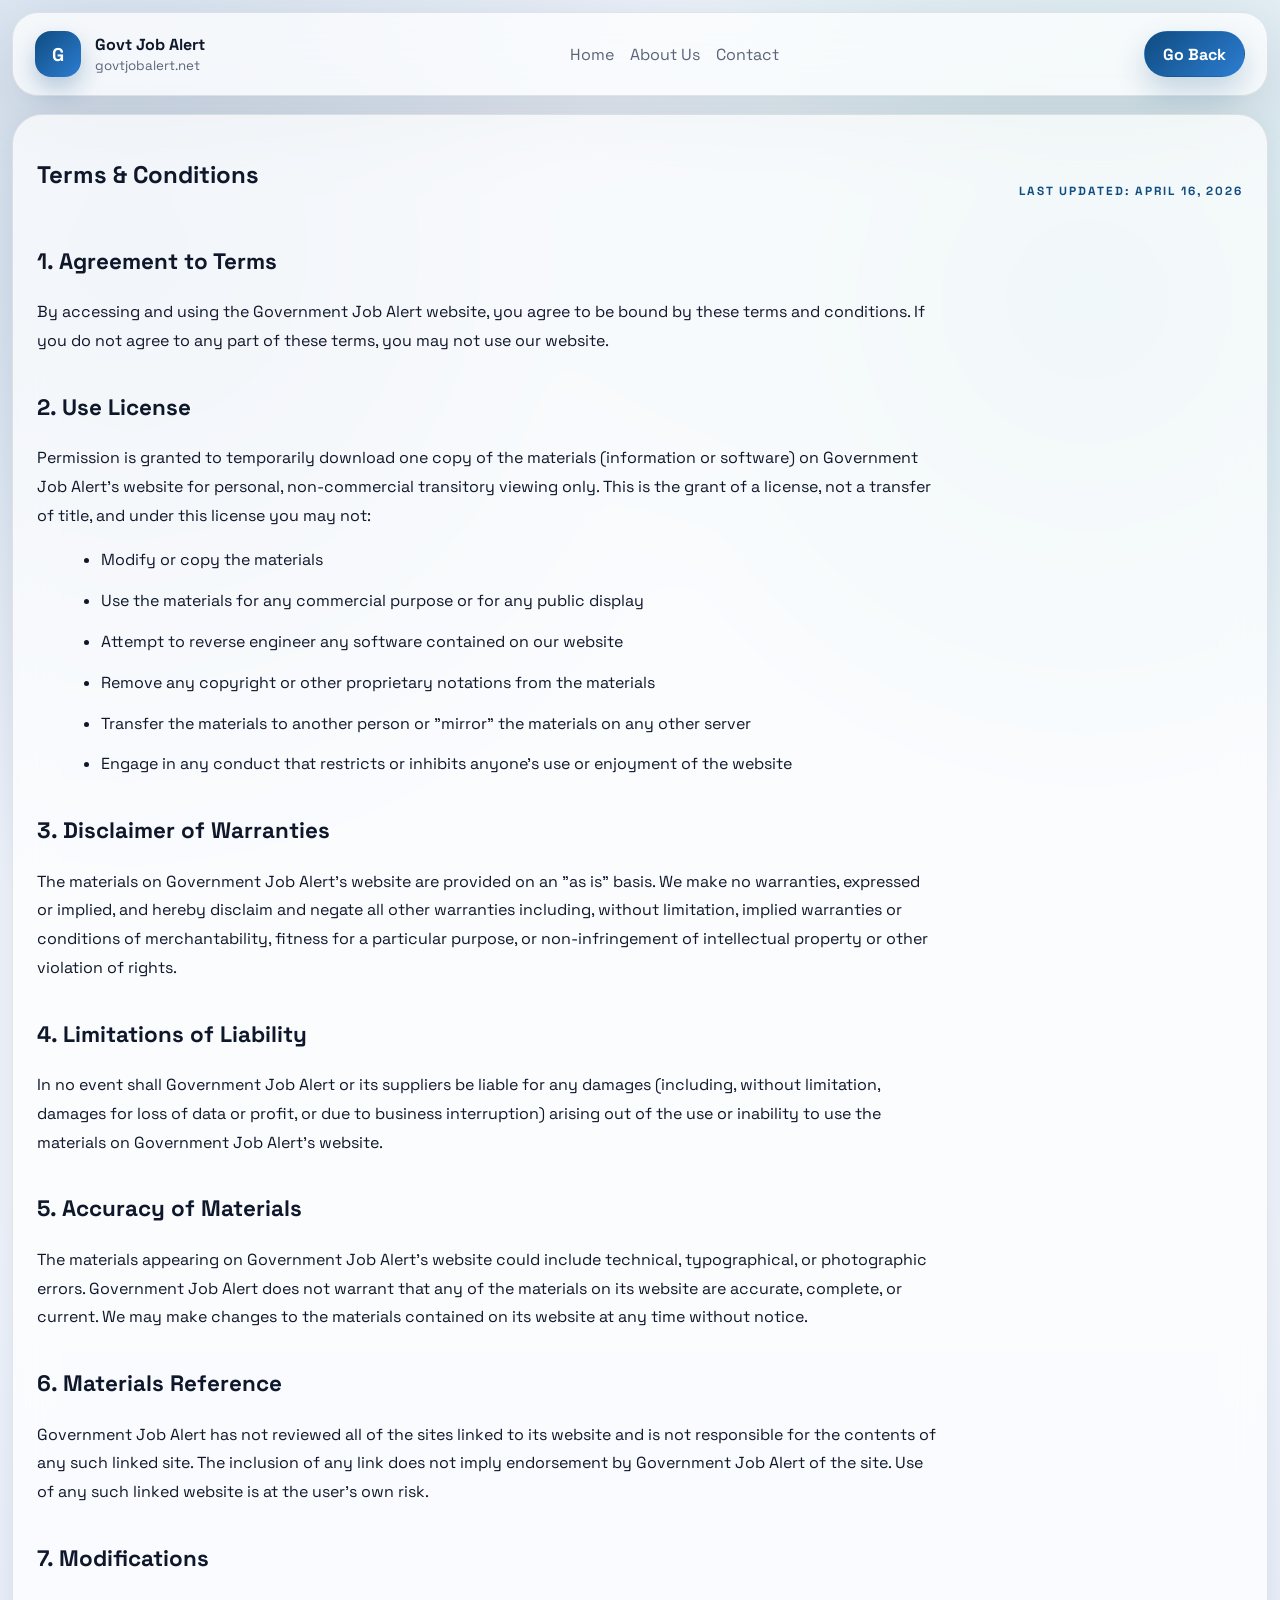
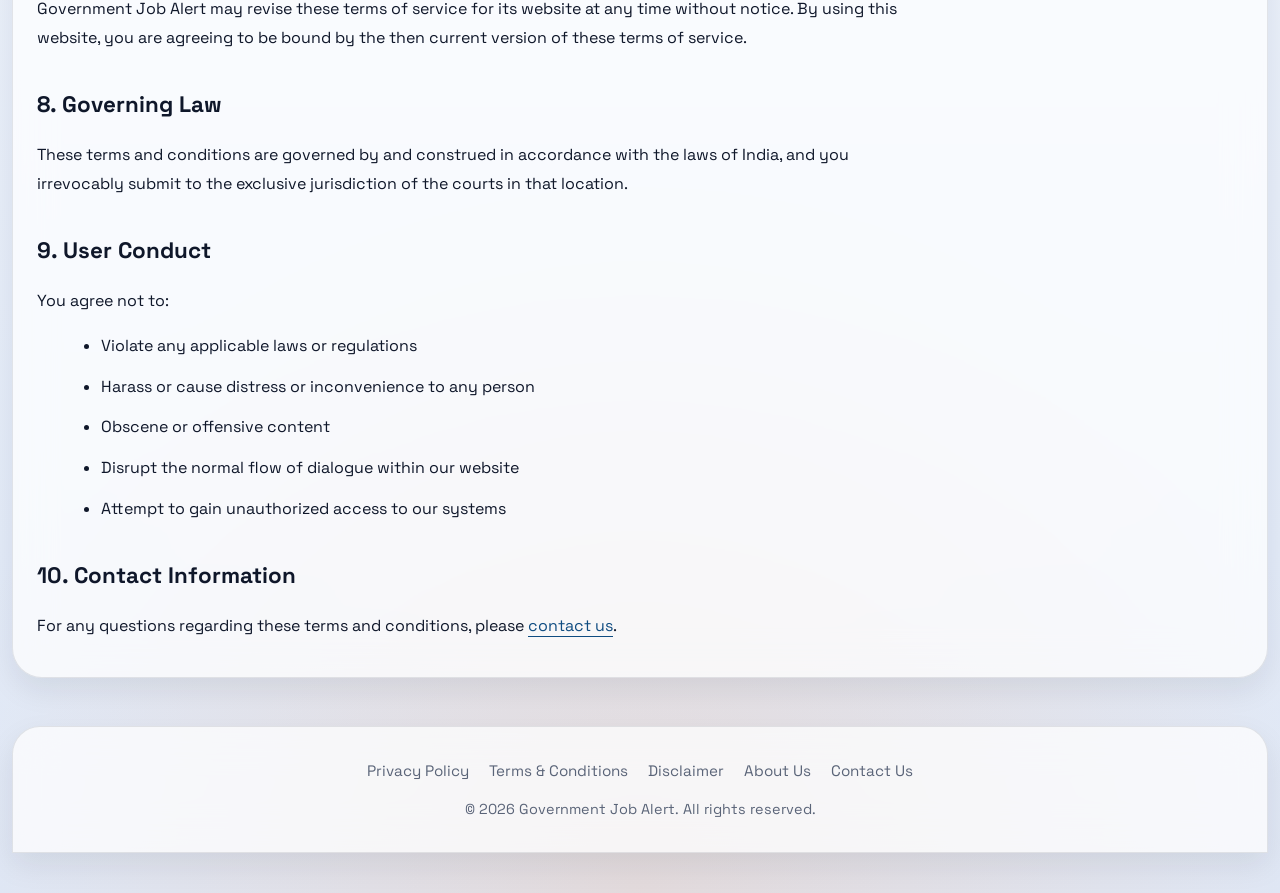
<file: terms-conditions.html>
<!DOCTYPE html>
<html lang="en">
<head>
  <meta charset="UTF-8">
  <meta name="viewport" content="width=device-width, initial-scale=1.0">
  <title>Terms & Conditions | Govt Job Alert</title>
  <meta name="description" content="Terms & Conditions for Government Job Alert - Please read these terms carefully.">
  <meta name="robots" content="index, follow">
  <link rel="preconnect" href="https://fonts.googleapis.com">
  <link rel="preconnect" href="https://fonts.gstatic.com" crossorigin>
  <link href="https://fonts.googleapis.com/css2?family=Space+Grotesk:wght@400;500;700&family=Source+Serif+4:wght@500;700&display=swap" rel="stylesheet">
  <link rel="stylesheet" href="styles.css">
</head>
<body>
  <div class="site-shell">
    <header class="topbar">
      <a class="brand" href="index.html">
        <span class="brand-mark">G</span>
        <span>
          <strong>Govt Job Alert</strong>
          <small>govtjobalert.net</small>
        </span>
      </a>

      <nav class="nav">
        <a href="index.html">Home</a>
        <a href="about-us.html">About Us</a>
        <a href="contact-us.html">Contact</a>
      </nav>

      <a class="nav-cta" href="index.html">Go Back</a>
    </header>

    <main>
      <section class="content-section">
        <div class="section-heading">
          <h1>Terms & Conditions</h1>
          <p class="section-kicker">Last Updated: April 16, 2026</p>
        </div>

        <article class="policy-content">
          <h2>1. Agreement to Terms</h2>
          <p>By accessing and using the Government Job Alert website, you agree to be bound by these terms and conditions. If you do not agree to any part of these terms, you may not use our website.</p>

          <h2>2. Use License</h2>
          <p>Permission is granted to temporarily download one copy of the materials (information or software) on Government Job Alert's website for personal, non-commercial transitory viewing only. This is the grant of a license, not a transfer of title, and under this license you may not:</p>
          <ul>
            <li>Modify or copy the materials</li>
            <li>Use the materials for any commercial purpose or for any public display</li>
            <li>Attempt to reverse engineer any software contained on our website</li>
            <li>Remove any copyright or other proprietary notations from the materials</li>
            <li>Transfer the materials to another person or "mirror" the materials on any other server</li>
            <li>Engage in any conduct that restricts or inhibits anyone's use or enjoyment of the website</li>
          </ul>

          <h2>3. Disclaimer of Warranties</h2>
          <p>The materials on Government Job Alert's website are provided on an "as is" basis. We make no warranties, expressed or implied, and hereby disclaim and negate all other warranties including, without limitation, implied warranties or conditions of merchantability, fitness for a particular purpose, or non-infringement of intellectual property or other violation of rights.</p>

          <h2>4. Limitations of Liability</h2>
          <p>In no event shall Government Job Alert or its suppliers be liable for any damages (including, without limitation, damages for loss of data or profit, or due to business interruption) arising out of the use or inability to use the materials on Government Job Alert's website.</p>

          <h2>5. Accuracy of Materials</h2>
          <p>The materials appearing on Government Job Alert's website could include technical, typographical, or photographic errors. Government Job Alert does not warrant that any of the materials on its website are accurate, complete, or current. We may make changes to the materials contained on its website at any time without notice.</p>

          <h2>6. Materials Reference</h2>
          <p>Government Job Alert has not reviewed all of the sites linked to its website and is not responsible for the contents of any such linked site. The inclusion of any link does not imply endorsement by Government Job Alert of the site. Use of any such linked website is at the user's own risk.</p>

          <h2>7. Modifications</h2>
          <p>Government Job Alert may revise these terms of service for its website at any time without notice. By using this website, you are agreeing to be bound by the then current version of these terms of service.</p>

          <h2>8. Governing Law</h2>
          <p>These terms and conditions are governed by and construed in accordance with the laws of India, and you irrevocably submit to the exclusive jurisdiction of the courts in that location.</p>

          <h2>9. User Conduct</h2>
          <p>You agree not to:</p>
          <ul>
            <li>Violate any applicable laws or regulations</li>
            <li>Harass or cause distress or inconvenience to any person</li>
            <li>Obscene or offensive content</li>
            <li>Disrupt the normal flow of dialogue within our website</li>
            <li>Attempt to gain unauthorized access to our systems</li>
          </ul>

          <h2>10. Contact Information</h2>
          <p>For any questions regarding these terms and conditions, please <a href="contact-us.html">contact us</a>.</p>
        </article>
      </section>
    </main>

    <footer class="site-footer">
      <div class="footer-content">
        <div class="footer-links">
          <a href="privacy-policy.html">Privacy Policy</a>
          <a href="terms-conditions.html">Terms & Conditions</a>
          <a href="disclaimer.html">Disclaimer</a>
          <a href="about-us.html">About Us</a>
          <a href="contact-us.html">Contact Us</a>
        </div>
        <p>&copy; 2026 Government Job Alert. All rights reserved.</p>
      </div>
    </footer>
  </div>
</body>
</html>
</file>
<file: styles.css>
:root {
  --bg: #eef3fb;
  --bg-deep: #dfe8f7;
  --page-bg: #eef3fb;
  --page-glow-1: rgba(15, 76, 129, 0.14);
  --page-glow-2: rgba(12, 143, 122, 0.15);
  --page-glow-3: rgba(249, 115, 22, 0.12);
  --surface: rgba(255, 255, 255, 0.72);
  --surface-strong: #ffffff;
  --surface-muted: #f5f8fe;
  --text: #0f172a;
  --muted: #5a6478;
  --line: rgba(15, 23, 42, 0.1);
  --brand: #0f4c81;
  --brand-dark: #0a365d;
  --accent: #0c8f7a;
  --accent-soft: rgba(12, 143, 122, 0.12);
  --warning: #f97316;
  --shadow: 0 24px 70px rgba(15, 23, 42, 0.12);
  --shadow-soft: 0 12px 30px rgba(15, 23, 42, 0.08);
}

:root[data-theme="dark"] {
  --bg: #08111f;
  --bg-deep: #050b14;
  --page-bg: #08111f;
  --page-glow-1: rgba(118, 169, 255, 0.18);
  --page-glow-2: rgba(77, 212, 198, 0.12);
  --page-glow-3: rgba(249, 115, 22, 0.1);
  --surface: rgba(12, 20, 35, 0.72);
  --surface-strong: #0d1728;
  --surface-muted: #111b2d;
  --text: #e6edf9;
  --muted: #9bacbf;
  --line: rgba(148, 163, 184, 0.18);
  --brand: #76a9ff;
  --brand-dark: #a9c8ff;
  --accent: #4dd4c6;
  --accent-soft: rgba(77, 212, 198, 0.14);
  --warning: #f59e0b;
  --shadow: 0 24px 70px rgba(1, 6, 18, 0.42);
  --shadow-soft: 0 12px 28px rgba(1, 6, 18, 0.34);
}

* {
  box-sizing: border-box;
}

html {
  scroll-behavior: smooth;
}

body {
  margin: 0;
  color: var(--text);
  font-family: "Space Grotesk", sans-serif;
  background:
    radial-gradient(circle at 10% 10%, var(--page-glow-1), transparent 26%),
    radial-gradient(circle at 85% 12%, var(--page-glow-2), transparent 22%),
    radial-gradient(circle at 50% 100%, var(--page-glow-3), transparent 28%),
    linear-gradient(180deg, var(--page-bg) 0%, var(--bg) 48%, var(--bg-deep) 100%);
}

a {
  color: inherit;
  text-decoration: none;
}

a:hover {
  text-decoration: none;
}

img {
  max-width: 100%;
  display: block;
}

.ambient {
  position: fixed;
  inset: auto;
  pointer-events: none;
  filter: blur(16px);
  opacity: 0.55;
  z-index: 0;
}

.ambient-one {
  top: -140px;
  left: -100px;
  width: 340px;
  height: 340px;
  border-radius: 50%;
  background: radial-gradient(circle, rgba(15, 76, 129, 0.26), transparent 68%);
}

.ambient-two {
  right: -80px;
  top: 220px;
  width: 280px;
  height: 280px;
  border-radius: 50%;
  background: radial-gradient(circle, rgba(12, 143, 122, 0.2), transparent 68%);
}

.site-shell {
  position: relative;
  z-index: 1;
  width: min(1260px, calc(100% - 24px));
  margin: 12px auto 40px;
}

.topbar,
.breaking-strip,
.panel-card,
.search-strip,
.content-section,
.content-block,
.resource-panel,
.site-footer {
  backdrop-filter: blur(20px);
}

.topbar {
  display: flex;
  align-items: center;
  justify-content: space-between;
  gap: 20px;
  padding: 18px 22px;
  background: var(--surface);
  border: 1px solid var(--line);
  border-radius: 26px;
  box-shadow: var(--shadow);
}

.brand {
  display: flex;
  align-items: center;
  gap: 14px;
}

.brand-mark {
  display: grid;
  place-items: center;
  width: 46px;
  height: 46px;
  border-radius: 16px;
  background: linear-gradient(135deg, var(--brand), #2d7dd2);
  color: #fff;
  font-weight: 700;
  font-size: 1.15rem;
  box-shadow: 0 12px 24px rgba(15, 76, 129, 0.28);
}

.brand strong,
.brand small {
  display: block;
}

.brand small {
  margin-top: 2px;
  color: var(--muted);
}

.nav {
  display: flex;
  align-items: center;
  gap: 16px;
  flex-wrap: wrap;
}

.nav a,
.text-link,
.footer-links a {
  color: var(--muted);
  transition: color 0.2s ease, transform 0.2s ease;
}

.nav a:hover,
.text-link:hover,
.footer-links a:hover {
  color: var(--brand);
}

.header-right {
  display: flex;
  align-items: center;
  gap: 14px;
}

.status-pill {
  display: inline-flex;
  align-items: center;
  gap: 8px;
  padding: 10px 14px;
  border-radius: 999px;
  background: rgba(12, 143, 122, 0.12);
  border: 1px solid rgba(12, 143, 122, 0.2);
  color: var(--accent);
  font-size: 0.9rem;
  font-weight: 600;
  white-space: nowrap;
}

.status-dot,
.live-dot {
  width: 10px;
  height: 10px;
  border-radius: 50%;
  background: #22c55e;
  box-shadow: 0 0 0 6px rgba(34, 197, 94, 0.14);
}

.digital-clock {
  display: flex;
  flex-direction: column;
  align-items: center;
  gap: 2px;
  min-width: 92px;
  padding: 8px 12px;
  border-radius: 16px;
  background: var(--surface-muted);
  border: 1px solid var(--line);
}

.clock-time {
  font-size: 1.05rem;
  line-height: 1;
  font-weight: 700;
  color: var(--brand);
}

.clock-date {
  color: var(--muted);
  font-size: 0.74rem;
}

.nav-cta,
.button {
  display: inline-flex;
  align-items: center;
  justify-content: center;
  min-height: 46px;
  padding: 0 18px;
  border-radius: 999px;
  border: 1px solid transparent;
  font: inherit;
  font-weight: 700;
  transition: transform 0.2s ease, box-shadow 0.2s ease, background 0.2s ease, border-color 0.2s ease;
}

.theme-toggle {
  display: inline-flex;
  align-items: center;
  justify-content: center;
  min-height: 46px;
  padding: 0 16px;
  border-radius: 999px;
  border: 1px solid var(--line);
  background: var(--surface-strong);
  color: var(--text);
  font: inherit;
  font-weight: 700;
  cursor: pointer;
  transition: transform 0.2s ease, background 0.2s ease, border-color 0.2s ease;
}

.theme-toggle:hover {
  transform: translateY(-1px);
}

.nav-cta:hover,
.button:hover,
.breaking-link:hover,
.listing-actions a:hover,
.resource-list a:hover {
  transform: translateY(-1px);
}

.nav-cta,
.button-primary {
  background: linear-gradient(135deg, var(--brand), #2d7dd2);
  color: white;
  box-shadow: 0 14px 30px rgba(15, 76, 129, 0.22);
}

.button-secondary {
  border-color: var(--line);
  background: var(--surface-strong);
  color: var(--text);
}

.breaking-strip {
  display: flex;
  align-items: center;
  gap: 16px;
  margin: 14px 0 18px;
  padding: 14px 18px;
  border-radius: 22px;
  background: linear-gradient(135deg, var(--surface-strong), var(--surface-muted));
  border: 1px solid var(--line);
  box-shadow: var(--shadow-soft);
}

.breaking-badge {
  display: inline-flex;
  align-items: center;
  min-height: 32px;
  padding: 0 12px;
  border-radius: 999px;
  background: rgba(249, 115, 22, 0.12);
  color: var(--warning);
  font-size: 0.78rem;
  font-weight: 700;
  letter-spacing: 0.08em;
  text-transform: uppercase;
  flex-shrink: 0;
}

.breaking-copy {
  flex: 1;
  display: flex;
  gap: 10px;
  align-items: center;
  flex-wrap: wrap;
  color: var(--text);
  line-height: 1.5;
}

.breaking-copy strong {
  color: var(--brand-dark);
}

.breaking-link {
  display: inline-flex;
  align-items: center;
  justify-content: center;
  min-height: 40px;
  padding: 0 14px;
  border-radius: 999px;
  background: var(--surface-strong);
  border: 1px solid var(--line);
  color: var(--brand);
  font-weight: 700;
  white-space: nowrap;
}

.hero {
  display: grid;
  grid-template-columns: minmax(0, 1.15fr) minmax(340px, 0.85fr);
  gap: 20px;
  padding: 30px 0 18px;
  align-items: start;
}

.hero-copy {
  padding: 8px 0;
  min-width: 0;
}

.eyebrow,
.section-kicker,
.panel-label,
.category-kicker {
  display: inline-block;
  text-transform: uppercase;
  letter-spacing: 0.16em;
  font-size: 0.74rem;
  font-weight: 700;
}

.eyebrow,
.section-kicker,
.panel-label,
.category-kicker {
  color: var(--brand);
}

.hero h1,
.search-strip h2,
.section-heading h2,
.content-block h2,
.author-section h2 {
  margin: 10px 0 0;
  font-family: "Source Serif 4", serif;
  line-height: 1.02;
  letter-spacing: -0.02em;
}

.hero h1 {
  max-width: 14ch;
  font-size: clamp(2.9rem, 5vw, 5rem);
}

.hero-text {
  max-width: 70ch;
  margin: 18px 0 0;
  color: var(--muted);
  font-size: 1.08rem;
  line-height: 1.75;
}

.hero-actions,
.pill-row,
.hero-stats,
.filter-group {
  display: flex;
  gap: 12px;
  flex-wrap: wrap;
}

.hero-actions {
  margin-top: 28px;
}

.hero-stats {
  list-style: none;
  padding: 0;
  margin: 30px 0 0;
}

.hero-stats li {
  flex: 1 1 170px;
  min-width: 0;
  padding: 14px 16px;
  background: var(--surface-strong);
  border: 1px solid var(--line);
  border-radius: 18px;
  box-shadow: var(--shadow-soft);
}

.hero-stats strong,
.stack-card h3,
.category-card h3,
.resource-list strong,
.source-card strong {
  display: block;
}

.hero-stats strong {
  font-size: 1.05rem;
  color: var(--brand-dark);
}

.hero-stats span,
.stack-card p,
.category-card p,
.resource-list span,
.listing-card p,
.panel-card p,
.content-block p,
.content-block li,
.author-section p {
  color: var(--muted);
  line-height: 1.7;
}

.hero-panel {
  display: grid;
  gap: 16px;
}

.hero-snapshot {
  display: grid;
  gap: 16px;
}

.snapshot-header {
  display: flex;
  align-items: flex-start;
  justify-content: space-between;
  gap: 14px;
}

.snapshot-header h3 {
  margin: 8px 0 0;
  font-size: 1.1rem;
  line-height: 1.3;
}

.snapshot-badge {
  display: inline-flex;
  align-items: center;
  min-height: 32px;
  padding: 0 12px;
  border-radius: 999px;
  background: var(--accent-soft);
  color: var(--accent);
  font-size: 0.78rem;
  font-weight: 700;
  white-space: nowrap;
}

.snapshot-grid {
  display: grid;
  gap: 12px;
}

.snapshot-item {
  padding: 14px 16px;
  border-radius: 18px;
  background: var(--surface-muted);
  border: 1px solid var(--line);
}

.snapshot-item strong {
  display: block;
  font-size: 1rem;
}

.snapshot-item span {
  display: block;
  margin-top: 6px;
  color: var(--muted);
  line-height: 1.5;
}

.panel-card {
  padding: 20px;
  border-radius: 26px;
  background: var(--surface);
  border: 1px solid var(--line);
  box-shadow: var(--shadow-soft);
}

.panel-highlight {
  background:
    linear-gradient(180deg, var(--surface-strong), var(--surface-muted)),
    linear-gradient(135deg, rgba(15, 76, 129, 0.05), rgba(12, 143, 122, 0.06));
}

.panel-card h2,
.panel-card h3 {
  margin: 10px 0 0;
  line-height: 1.15;
}

.panel-card h2 {
  font-family: "Source Serif 4", serif;
  font-size: clamp(1.6rem, 2vw, 2.15rem);
}

.panel-card h3 {
  font-size: 1.1rem;
}

.featured-action {
  margin-top: 18px;
}

.metric-card {
  display: grid;
  gap: 16px;
}

.metric-top {
  display: flex;
  align-items: center;
  justify-content: space-between;
  gap: 12px;
}

.live-dot {
  display: inline-flex;
  align-items: center;
  gap: 8px;
  width: auto;
  height: auto;
  padding: 8px 12px;
  border-radius: 999px;
  background: rgba(34, 197, 94, 0.12);
  color: #15803d;
  font-size: 0.82rem;
  font-weight: 700;
  box-shadow: none;
}

.source-insights {
  display: grid;
  gap: 12px;
}

.source-card {
  padding: 14px;
  border-radius: 18px;
  background: var(--surface-strong);
  border: 1px solid var(--line);
}

.source-card-top {
  display: flex;
  align-items: center;
  justify-content: space-between;
  gap: 12px;
  margin-bottom: 10px;
}

.source-card-top span,
.source-card small {
  color: var(--muted);
  font-size: 0.85rem;
}

.source-meter {
  width: 100%;
  height: 10px;
  border-radius: 999px;
  background: var(--surface-muted);
  overflow: hidden;
}

.source-meter span {
  display: block;
  height: 100%;
  border-radius: inherit;
  background: linear-gradient(90deg, var(--brand), #2d7dd2);
}

.source-card-empty {
  color: var(--muted);
}

.pill,
.filter-chip,
.meta-tag {
  border-radius: 999px;
  padding: 8px 12px;
}

.pill,
.meta-tag {
  background: rgba(12, 143, 122, 0.12);
  color: #0a7665;
  font-size: 0.82rem;
  font-weight: 700;
}

.search-strip,
.content-section,
.content-block,
.resource-panel {
  background: var(--surface);
  border: 1px solid var(--line);
  border-radius: 30px;
  box-shadow: var(--shadow-soft);
}

.search-strip {
  display: flex;
  align-items: center;
  justify-content: space-between;
  gap: 16px;
  padding: 20px 24px;
  margin: 14px 0 18px;
}

.search-strip h2 {
  margin-top: 8px;
  font-size: clamp(1.7rem, 2.4vw, 2.35rem);
}

.filter-group {
  justify-content: flex-end;
}

#dynamicFilters {
  display: contents;
}

.filter-chip {
  border: 1px solid var(--line);
  background: var(--surface-strong);
  cursor: pointer;
  font: inherit;
  font-weight: 700;
  color: var(--text);
}

.filter-chip.is-active {
  background: var(--text);
  color: white;
  border-color: var(--text);
}

.filter-chip.is-disabled {
  opacity: 0.45;
  cursor: not-allowed;
}

.content-section {
  padding: 24px;
  margin-top: 18px;
}

.section-heading,
.split-layout,
.essay-header {
  display: flex;
  justify-content: space-between;
  gap: 20px;
}

.section-heading {
  align-items: end;
}

.card-grid,
.category-grid {
  display: grid;
  gap: 18px;
  margin-top: 24px;
}

.card-grid {
  grid-template-columns: repeat(3, minmax(0, 1fr));
}

.listing-card,
.category-card,
.stack-card {
  padding: 22px;
  background: var(--surface-strong);
  border: 1px solid var(--line);
  border-radius: 24px;
}

.listing-card {
  display: flex;
  flex-direction: column;
  gap: 14px;
  transform: translateY(16px);
  opacity: 0;
  animation: riseIn 0.55s ease forwards;
  box-shadow: 0 12px 30px rgba(15, 23, 42, 0.06);
}

.listing-card h3 {
  margin: 0;
  font-size: 1.12rem;
  line-height: 1.35;
}

.listing-card-empty {
  justify-content: center;
  min-height: 220px;
}

.listing-meta,
.listing-actions {
  display: flex;
  gap: 10px;
  flex-wrap: wrap;
}

.listing-actions a {
  min-height: 40px;
  padding: 0 14px;
  border-radius: 999px;
  display: inline-flex;
  align-items: center;
  font-weight: 700;
}

.action-primary {
  background: linear-gradient(135deg, var(--brand), #2d7dd2);
  color: white;
}

.action-secondary {
  border: 1px solid var(--line);
  background: var(--surface-strong);
}

.category-grid {
  grid-template-columns: repeat(4, minmax(0, 1fr));
}

.category-card {
  position: relative;
  overflow: hidden;
}

.category-card::after {
  content: "";
  position: absolute;
  inset: auto -24px -24px auto;
  width: 120px;
  height: 120px;
  border-radius: 50%;
  background: radial-gradient(circle, rgba(15, 76, 129, 0.08), transparent 68%);
}

.category-kicker {
  margin-bottom: 8px;
}

.resource-panel {
  padding: 22px;
  background:
    linear-gradient(180deg, var(--surface-strong), var(--surface-muted));
}

.resource-list {
  list-style: none;
  padding: 0;
  margin: 0;
  display: grid;
  gap: 14px;
}

.resource-list li {
  display: flex;
  justify-content: space-between;
  align-items: center;
  gap: 14px;
  padding: 16px 18px;
  background: var(--surface-strong);
  border-radius: 18px;
  border: 1px solid var(--line);
}

.resource-list a {
  white-space: nowrap;
  color: var(--brand);
  font-weight: 700;
}

.content-block {
  padding: 28px 30px;
  margin: 28px 0 0;
}

.content-block h2 {
  margin-top: 0;
  margin-bottom: 18px;
  font-size: clamp(1.8rem, 2.2vw, 2.45rem);
}

.content-block h3 {
  margin-top: 24px;
  margin-bottom: 14px;
  font-size: 1.2rem;
}

.content-block p {
  margin-bottom: 16px;
}

.content-block ul {
  margin: 10px 0 0 22px;
  padding: 0;
}

.content-block li {
  margin-bottom: 8px;
}

.content-essay {
  border-top: 4px solid rgba(15, 76, 129, 0.12);
}

.pagination {
  display: flex;
  align-items: center;
  justify-content: space-between;
  gap: 12px;
  flex-wrap: wrap;
  margin-top: 24px;
}

.pagination-pages {
  display: flex;
  gap: 10px;
  flex-wrap: wrap;
}

.pagination-button {
  min-height: 42px;
  padding: 0 16px;
  border-radius: 999px;
  border: 1px solid var(--line);
  background: var(--surface-strong);
  color: var(--text);
  cursor: pointer;
  font: inherit;
  font-weight: 700;
}

.pagination-button.is-active {
  background: var(--text);
  color: white;
  border-color: var(--text);
}

.pagination-button:disabled {
  opacity: 0.45;
  cursor: not-allowed;
}

.submit-section {
  display: grid;
  grid-template-columns: 1fr 0.95fr;
  gap: 22px;
}

.feature-list {
  margin: 18px 0 0;
  padding-left: 18px;
  line-height: 1.8;
}

.submit-card {
  display: grid;
  gap: 14px;
  padding: 22px;
  background: var(--surface-strong);
  border: 1px solid var(--line);
  border-radius: 22px;
}

.submit-card label {
  display: grid;
  gap: 8px;
  font-size: 0.95rem;
  color: var(--muted);
}

.submit-card input,
.submit-card select {
  width: 100%;
  min-height: 48px;
  border: 1px solid var(--line);
  border-radius: 14px;
  padding: 0 14px;
  font: inherit;
  background: var(--surface-strong);
  color: var(--text);
}

.submit-card input[readonly] {
  background: var(--surface-muted);
}

@keyframes riseIn {
  to {
    opacity: 1;
    transform: translateY(0);
  }
}

.site-footer {
  margin-top: 48px;
  padding: 34px 20px;
  background: var(--surface);
  border: 1px solid var(--line);
  border-radius: 28px 28px 0 0;
  box-shadow: var(--shadow-soft);
}

.footer-content {
  width: min(1260px, calc(100% - 24px));
  margin: 0 auto;
  text-align: center;
}

.footer-links {
  display: flex;
  flex-wrap: wrap;
  justify-content: center;
  gap: 20px;
  margin-bottom: 20px;
}

.footer-links a {
  font-size: 0.95rem;
}

.site-footer p {
  margin: 0;
  color: var(--muted);
  font-size: 0.9rem;
}

.policy-content,
.contact-content,
.about-content {
  max-width: 900px;
  line-height: 1.8;
}

.policy-content h2,
.contact-content h2,
.about-content h2 {
  margin-top: 32px;
  margin-bottom: 16px;
  font-size: 1.4rem;
  color: var(--text);
}

.policy-content p,
.policy-content li,
.contact-content p,
.about-content p,
.about-content li {
  color: var(--text);
  margin-bottom: 12px;
}

.policy-content ul,
.policy-content ol,
.about-content ul,
.about-content ol {
  margin-left: 24px;
  margin-bottom: 12px;
}

.policy-content a,
.about-content a {
  color: var(--brand);
  text-decoration: none;
  border-bottom: 1px solid var(--brand);
}

.policy-content a:hover,
.about-content a:hover {
  color: var(--brand-dark);
  border-bottom-color: var(--brand-dark);
}

@media (max-width: 980px) {
  .hero,
  .submit-section,
  .split-layout,
  .search-strip,
  .section-heading,
  .essay-header,
  .topbar,
  .breaking-strip {
    grid-template-columns: 1fr;
    flex-direction: column;
    align-items: flex-start;
  }

  .card-grid,
  .category-grid {
    grid-template-columns: 1fr 1fr;
  }

  .nav {
    width: 100%;
  }

  .header-right {
    width: 100%;
    justify-content: space-between;
    flex-wrap: wrap;
  }

  .search-strip {
    align-items: flex-start;
  }

  .filter-group {
    justify-content: flex-start;
  }
}

@media (max-width: 680px) {
  .site-shell {
    width: min(100% - 18px, 100%);
    margin-top: 10px;
  }

  .topbar,
  .content-section,
  .search-strip,
  .content-block,
  .breaking-strip {
    padding-left: 18px;
    padding-right: 18px;
  }

  .hero {
    padding: 24px 0 10px;
  }

  .hero h1 {
    font-size: clamp(2.4rem, 12vw, 3rem);
  }

  .card-grid,
  .category-grid {
    grid-template-columns: 1fr;
  }

  .resource-list li,
  .breaking-strip,
  .news-content {
    align-items: flex-start;
    flex-direction: column;
  }

  .breaking-link,
  .news-link {
    align-self: stretch;
    text-align: center;
  }

  .digital-clock {
    min-width: 0;
  }

  .footer-links {
    gap: 12px;
    font-size: 0.85rem;
  }
}
</file>
